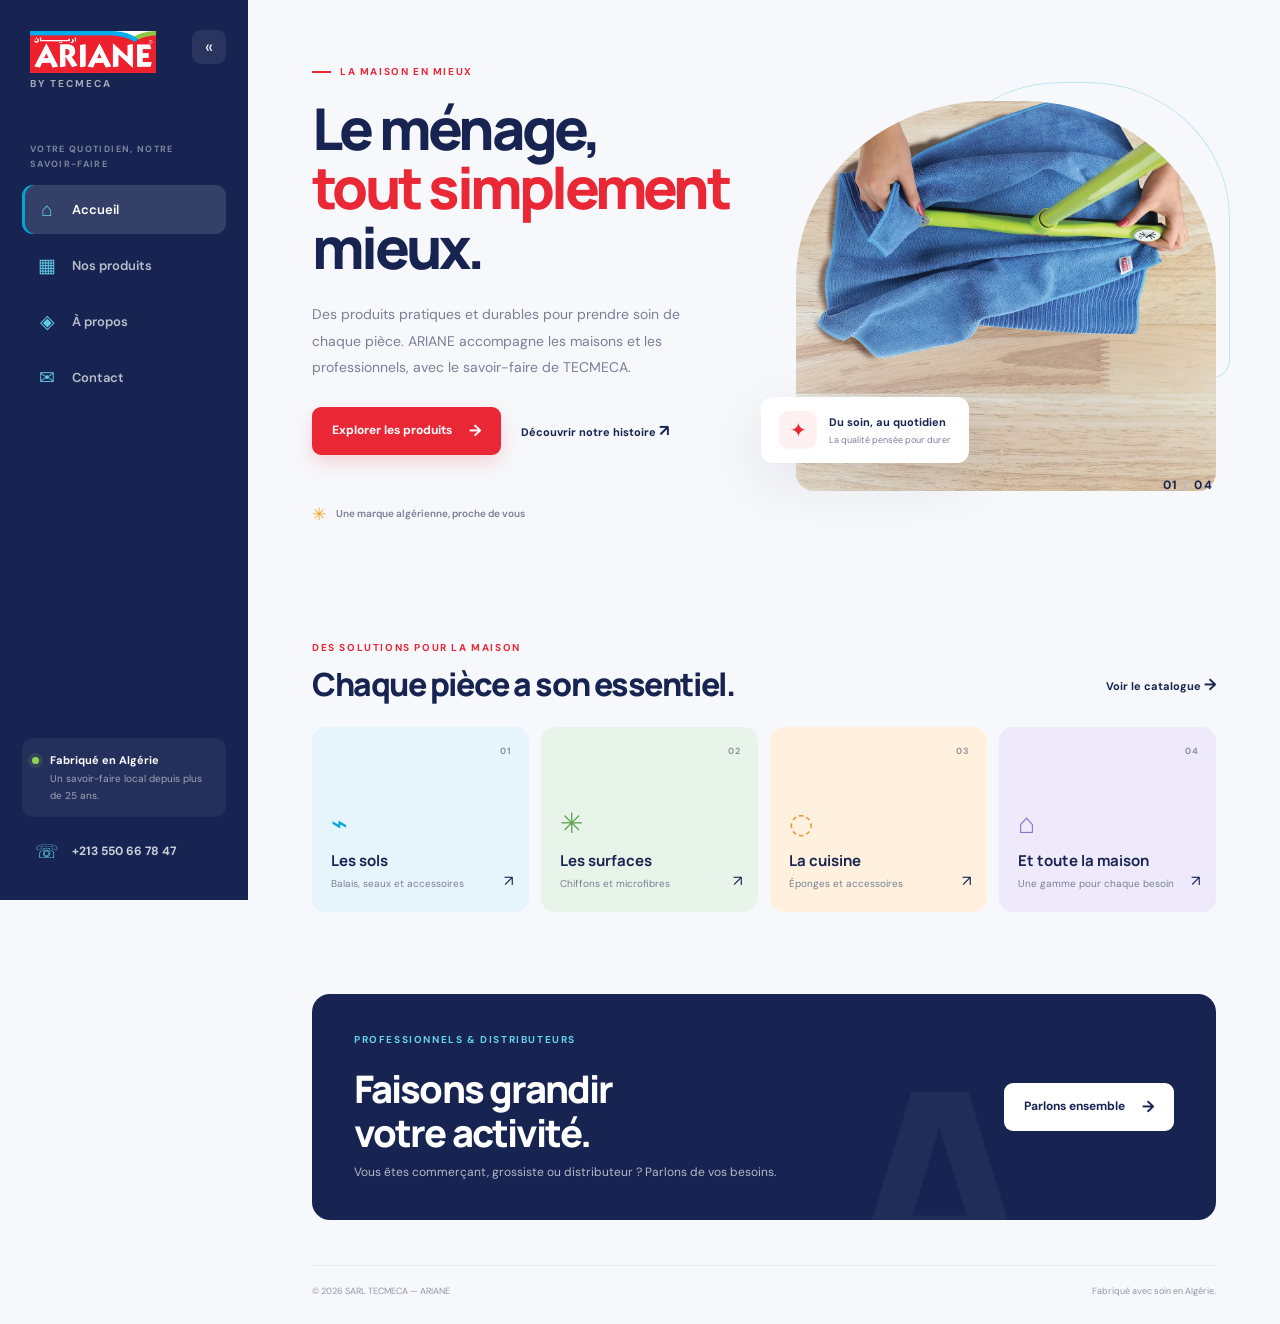
<file: index.html>
<!doctype html>
<html lang="fr">
<head>
  <meta charset="utf-8">
  <meta name="viewport" content="width=device-width, initial-scale=1">
  <meta name="description" content="Découvrez ARIANE, les produits d'entretien de TECMECA, conçus pour les maisons et les professionnels en Algérie.">
  <meta name="theme-color" content="#172451">
  <title>ARIANE — L'entretien, simplement | TECMECA</title>
  <link rel="icon" href="images/favicon-32.png">
  <link rel="stylesheet" href="styles.css">
  <script>try{if(localStorage.getItem('ariane-sidebar')==='collapsed')document.documentElement.classList.add('sidebar-collapsed')}catch(e){}</script>
  <script src="script.js" defer></script>
</head>
<body>
  <a class="skip-link" href="#main">Aller au contenu</a>
  <header class="mobile-bar">
    <a class="brand" href="index.html" aria-label="ARIANE, accueil"><img src="images/ariane-logo.png" alt="ARIANE"></a>
    <button class="menu-toggle" type="button" aria-expanded="false" aria-controls="sidebar" aria-label="Ouvrir le menu"><span></span><span></span><span></span></button>
  </header>
  <div class="page-shell">
    <aside class="sidebar" id="sidebar" aria-label="Navigation principale">
      <div class="sidebar-top">
        <a class="brand" href="index.html" aria-label="ARIANE, accueil"><img src="images/ariane-logo.png" alt="ARIANE"><span>by TECMECA</span></a>
        <button class="sidebar-toggle" type="button" aria-controls="sidebar" aria-expanded="true" aria-label="Réduire le menu"><span class="icon-collapse" aria-hidden="true">«</span><span class="icon-close" aria-hidden="true">×</span></button>
      </div>
      <p class="side-label">VOTRE QUOTIDIEN, NOTRE SAVOIR-FAIRE</p>
      <nav class="side-nav">
        <a href="index.html" data-label="Accueil" aria-current="page"><span class="nav-icon" aria-hidden="true">⌂</span><span class="nav-text">Accueil</span></a>
        <a href="products.html" data-label="Nos produits"><span class="nav-icon" aria-hidden="true">▦</span><span class="nav-text">Nos produits</span></a>
        <a href="about.html" data-label="À propos"><span class="nav-icon" aria-hidden="true">◈</span><span class="nav-text">À propos</span></a>
        <a href="contact.html" data-label="Contact"><span class="nav-icon" aria-hidden="true">✉</span><span class="nav-text">Contact</span></a>
      </nav>
      <div class="sidebar-bottom">
        <div class="sidebar-note"><span class="status-dot" aria-hidden="true"></span><p><strong>Fabriqué en Algérie</strong><br>Un savoir-faire local depuis plus de 25 ans.</p></div>
        <a class="sidebar-phone" href="tel:+213550667847" data-label="+213 550 66 78 47"><span class="nav-icon" aria-hidden="true">☏</span><span class="nav-text" dir="ltr">+213 550 66 78 47</span></a>
      </div>
    </aside>
    <div class="sidebar-backdrop" aria-hidden="true"></div>
    <main class="main-content" id="main">
      <section class="hero">
        <div class="hero-copy">
          <p class="eyebrow"><span class="eyebrow-mark"></span> La maison en mieux</p>
          <h1>Le ménage,<br><em>tout simplement</em> mieux.</h1>
          <p class="hero-lead">Des produits pratiques et durables pour prendre soin de chaque pièce. ARIANE accompagne les maisons et les professionnels, avec le savoir-faire de TECMECA.</p>
          <div class="hero-actions">
            <a class="button button-primary" href="products.html">Explorer les produits <span aria-hidden="true">→</span></a>
            <a class="text-link" href="about.html">Découvrir notre histoire <span aria-hidden="true">↗</span></a>
          </div>
          <div class="hero-proof"><span class="proof-stars" aria-hidden="true">✳</span><span>Une marque algérienne, proche de vous</span></div>
        </div>
        <div class="hero-visual">
          <img class="hero-photo" src="images/cat-sols-1200.webp" alt="Sélection de produits de nettoyage pour les sols" fetchpriority="high">
          <div class="hero-tag"><span class="tag-icon" aria-hidden="true">✦</span><span><strong>Du soin, au quotidien</strong><small>La qualité pensée pour durer</small></span></div>
          <div class="hero-index">01 <span>/</span> 04</div>
        </div>
      </section>

      <section class="section-block" aria-labelledby="univers-title">
        <div class="section-heading">
          <div><p class="eyebrow">Des solutions pour la maison</p><h2 id="univers-title">Chaque pièce a son essentiel.</h2></div>
          <a class="text-link" href="products.html">Voir le catalogue <span aria-hidden="true">→</span></a>
        </div>
        <div class="category-grid">
          <a class="category-card category-floor" href="products.html?category=sols"><span class="category-number">01</span><span class="category-symbol" aria-hidden="true">⌁</span><strong>Les sols</strong><small>Balais, seaux et accessoires</small><span class="category-arrow" aria-hidden="true">↗</span></a>
          <a class="category-card category-surface" href="products.html?category=surfaces"><span class="category-number">02</span><span class="category-symbol" aria-hidden="true">✳</span><strong>Les surfaces</strong><small>Chiffons et microfibres</small><span class="category-arrow" aria-hidden="true">↗</span></a>
          <a class="category-card category-kitchen" href="products.html?category=cuisine"><span class="category-number">03</span><span class="category-symbol" aria-hidden="true">◌</span><strong>La cuisine</strong><small>Éponges et accessoires</small><span class="category-arrow" aria-hidden="true">↗</span></a>
          <a class="category-card category-home" href="products.html"><span class="category-number">04</span><span class="category-symbol" aria-hidden="true">⌂</span><strong>Et toute la maison</strong><small>Une gamme pour chaque besoin</small><span class="category-arrow" aria-hidden="true">↗</span></a>
        </div>
      </section>

      <section class="home-banner">
        <div><p class="eyebrow eyebrow-light">Professionnels & distributeurs</p><h2>Faisons grandir<br>votre activité.</h2><p>Vous êtes commerçant, grossiste ou distributeur ? Parlons de vos besoins.</p></div>
        <a class="button button-light" href="contact.html">Parlons ensemble <span aria-hidden="true">→</span></a>
        <span class="banner-decoration" aria-hidden="true">A</span>
      </section>
      <footer class="site-footer"><span>© <span data-year></span> SARL TECMECA — ARIANE</span><span>Fabriqué avec soin en Algérie.</span></footer>
    </main>
  </div>
</body>
</html>
</file>
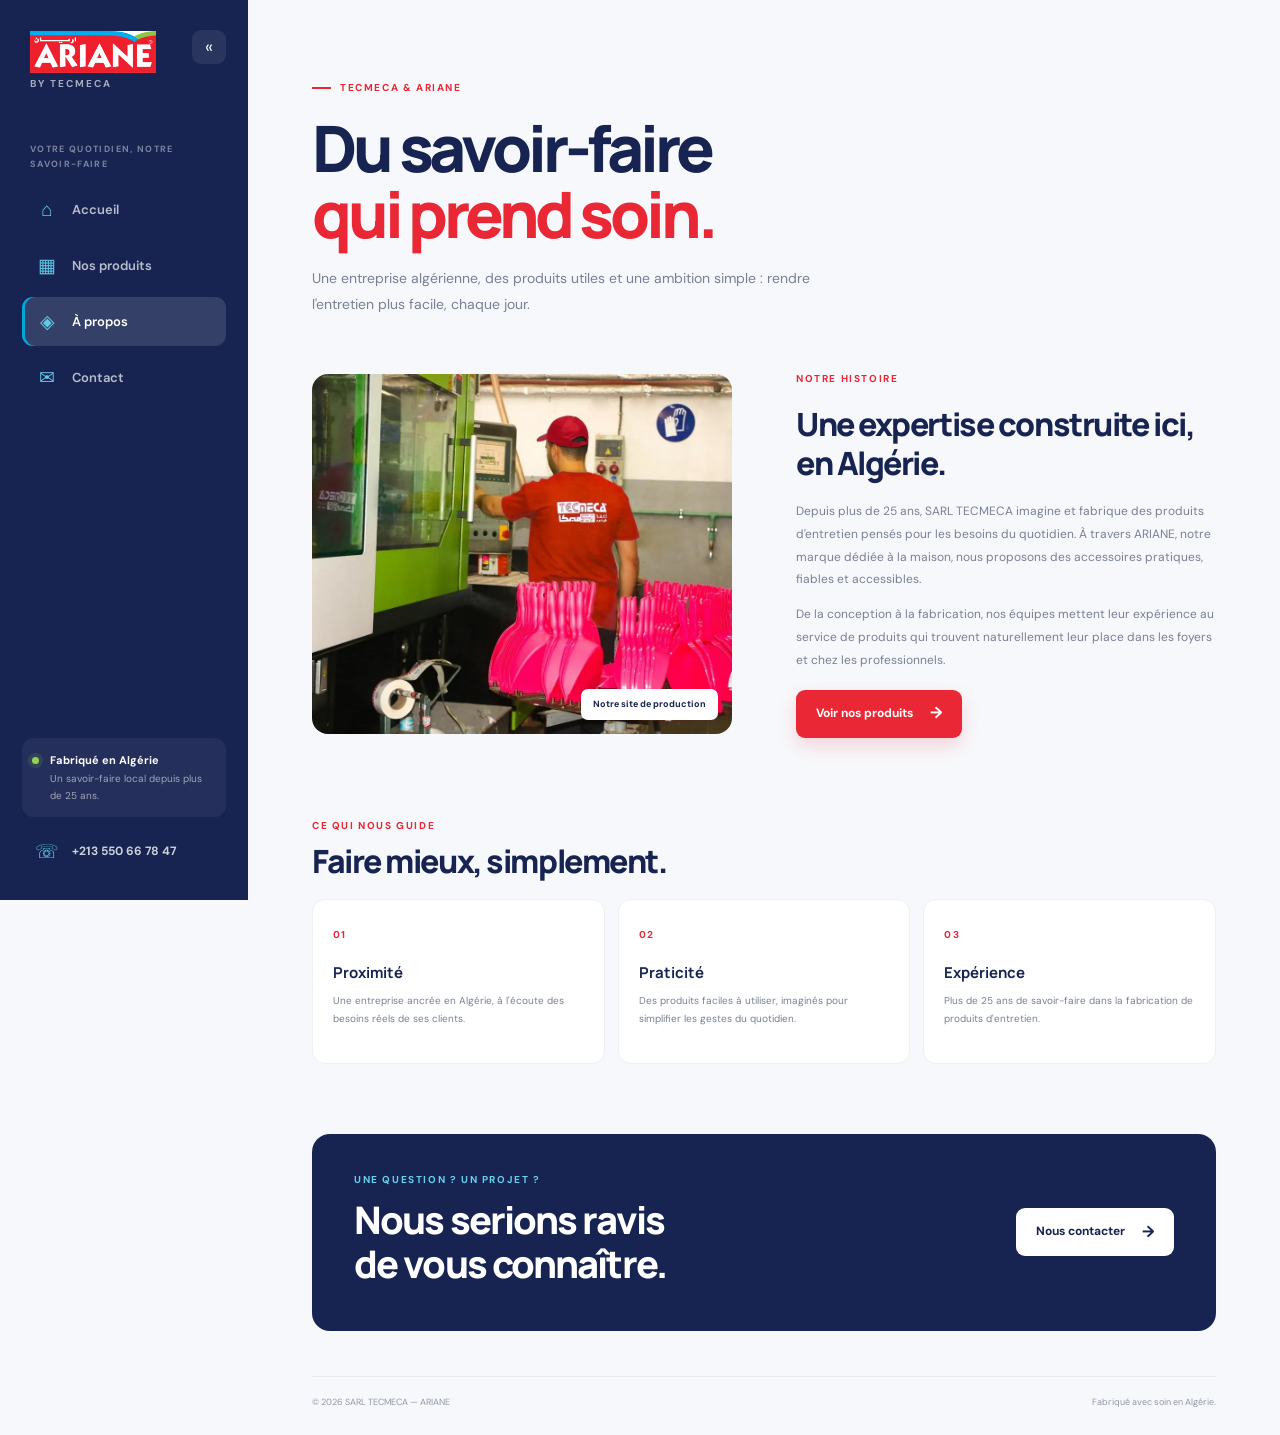
<file: about.html>
<!doctype html>
<html lang="fr">
<head>
  <meta charset="utf-8">
  <meta name="viewport" content="width=device-width, initial-scale=1">
  <meta name="description" content="Découvrez TECMECA et ARIANE : une entreprise algérienne et un savoir-faire dédié aux produits d'entretien depuis plus de 25 ans.">
  <meta name="theme-color" content="#172451">
  <title>À propos — ARIANE | TECMECA</title>
  <link rel="icon" href="images/favicon-32.png">
  <link rel="stylesheet" href="styles.css">
  <script>try{if(localStorage.getItem('ariane-sidebar')==='collapsed')document.documentElement.classList.add('sidebar-collapsed')}catch(e){}</script>
  <script src="script.js" defer></script>
</head>
<body>
  <a class="skip-link" href="#main">Aller au contenu</a>
  <header class="mobile-bar">
    <a class="brand" href="index.html" aria-label="ARIANE, accueil"><img src="images/ariane-logo.png" alt="ARIANE"></a>
    <button class="menu-toggle" type="button" aria-expanded="false" aria-controls="sidebar" aria-label="Ouvrir le menu"><span></span><span></span><span></span></button>
  </header>
  <div class="page-shell">
    <aside class="sidebar" id="sidebar" aria-label="Navigation principale">
      <div class="sidebar-top">
        <a class="brand" href="index.html" aria-label="ARIANE, accueil"><img src="images/ariane-logo.png" alt="ARIANE"><span>by TECMECA</span></a>
        <button class="sidebar-toggle" type="button" aria-controls="sidebar" aria-expanded="true" aria-label="Réduire le menu"><span class="icon-collapse" aria-hidden="true">«</span><span class="icon-close" aria-hidden="true">×</span></button>
      </div>
      <p class="side-label">VOTRE QUOTIDIEN, NOTRE SAVOIR-FAIRE</p>
      <nav class="side-nav">
        <a href="index.html" data-label="Accueil"><span class="nav-icon" aria-hidden="true">⌂</span><span class="nav-text">Accueil</span></a>
        <a href="products.html" data-label="Nos produits"><span class="nav-icon" aria-hidden="true">▦</span><span class="nav-text">Nos produits</span></a>
        <a href="about.html" data-label="À propos" aria-current="page"><span class="nav-icon" aria-hidden="true">◈</span><span class="nav-text">À propos</span></a>
        <a href="contact.html" data-label="Contact"><span class="nav-icon" aria-hidden="true">✉</span><span class="nav-text">Contact</span></a>
      </nav>
      <div class="sidebar-bottom">
        <div class="sidebar-note"><span class="status-dot" aria-hidden="true"></span><p><strong>Fabriqué en Algérie</strong><br>Un savoir-faire local depuis plus de 25 ans.</p></div>
        <a class="sidebar-phone" href="tel:+213550667847" data-label="+213 550 66 78 47"><span class="nav-icon" aria-hidden="true">☏</span><span class="nav-text" dir="ltr">+213 550 66 78 47</span></a>
      </div>
    </aside>
    <div class="sidebar-backdrop" aria-hidden="true"></div>
    <main class="main-content" id="main">
      <section class="page-intro">
        <p class="eyebrow"><span class="eyebrow-mark"></span> TECMECA & ARIANE</p>
        <h1>Du savoir-faire<br><em>qui prend soin.</em></h1>
        <p>Une entreprise algérienne, des produits utiles et une ambition simple : rendre l'entretien plus facile, chaque jour.</p>
      </section>
      <section class="about-story">
        <div class="story-image"><img src="images/factory-injection-1200.webp" alt="Équipements de production dans l'usine TECMECA" loading="lazy"><span class="image-caption">Notre site de production</span></div>
        <div class="story-copy">
          <p class="eyebrow">Notre histoire</p>
          <h2>Une expertise construite ici, en Algérie.</h2>
          <p>Depuis plus de 25 ans, SARL TECMECA imagine et fabrique des produits d'entretien pensés pour les besoins du quotidien. À travers ARIANE, notre marque dédiée à la maison, nous proposons des accessoires pratiques, fiables et accessibles.</p>
          <p>De la conception à la fabrication, nos équipes mettent leur expérience au service de produits qui trouvent naturellement leur place dans les foyers et chez les professionnels.</p>
          <a class="button button-primary" href="products.html">Voir nos produits <span aria-hidden="true">→</span></a>
        </div>
      </section>
      <section class="values-section">
        <div class="section-heading"><div><p class="eyebrow">Ce qui nous guide</p><h2>Faire mieux, simplement.</h2></div></div>
        <div class="value-grid">
          <article class="value-card"><span>01</span><h3>Proximité</h3><p>Une entreprise ancrée en Algérie, à l'écoute des besoins réels de ses clients.</p></article>
          <article class="value-card"><span>02</span><h3>Praticité</h3><p>Des produits faciles à utiliser, imaginés pour simplifier les gestes du quotidien.</p></article>
          <article class="value-card"><span>03</span><h3>Expérience</h3><p>Plus de 25 ans de savoir-faire dans la fabrication de produits d'entretien.</p></article>
        </div>
      </section>
      <section class="about-cta"><div><p class="eyebrow eyebrow-light">Une question ? Un projet ?</p><h2>Nous serions ravis<br>de vous connaître.</h2></div><a class="button button-light" href="contact.html">Nous contacter <span aria-hidden="true">→</span></a></section>
      <footer class="site-footer"><span>© <span data-year></span> SARL TECMECA — ARIANE</span><span>Fabriqué avec soin en Algérie.</span></footer>
    </main>
  </div>
</body>
</html>
</file>
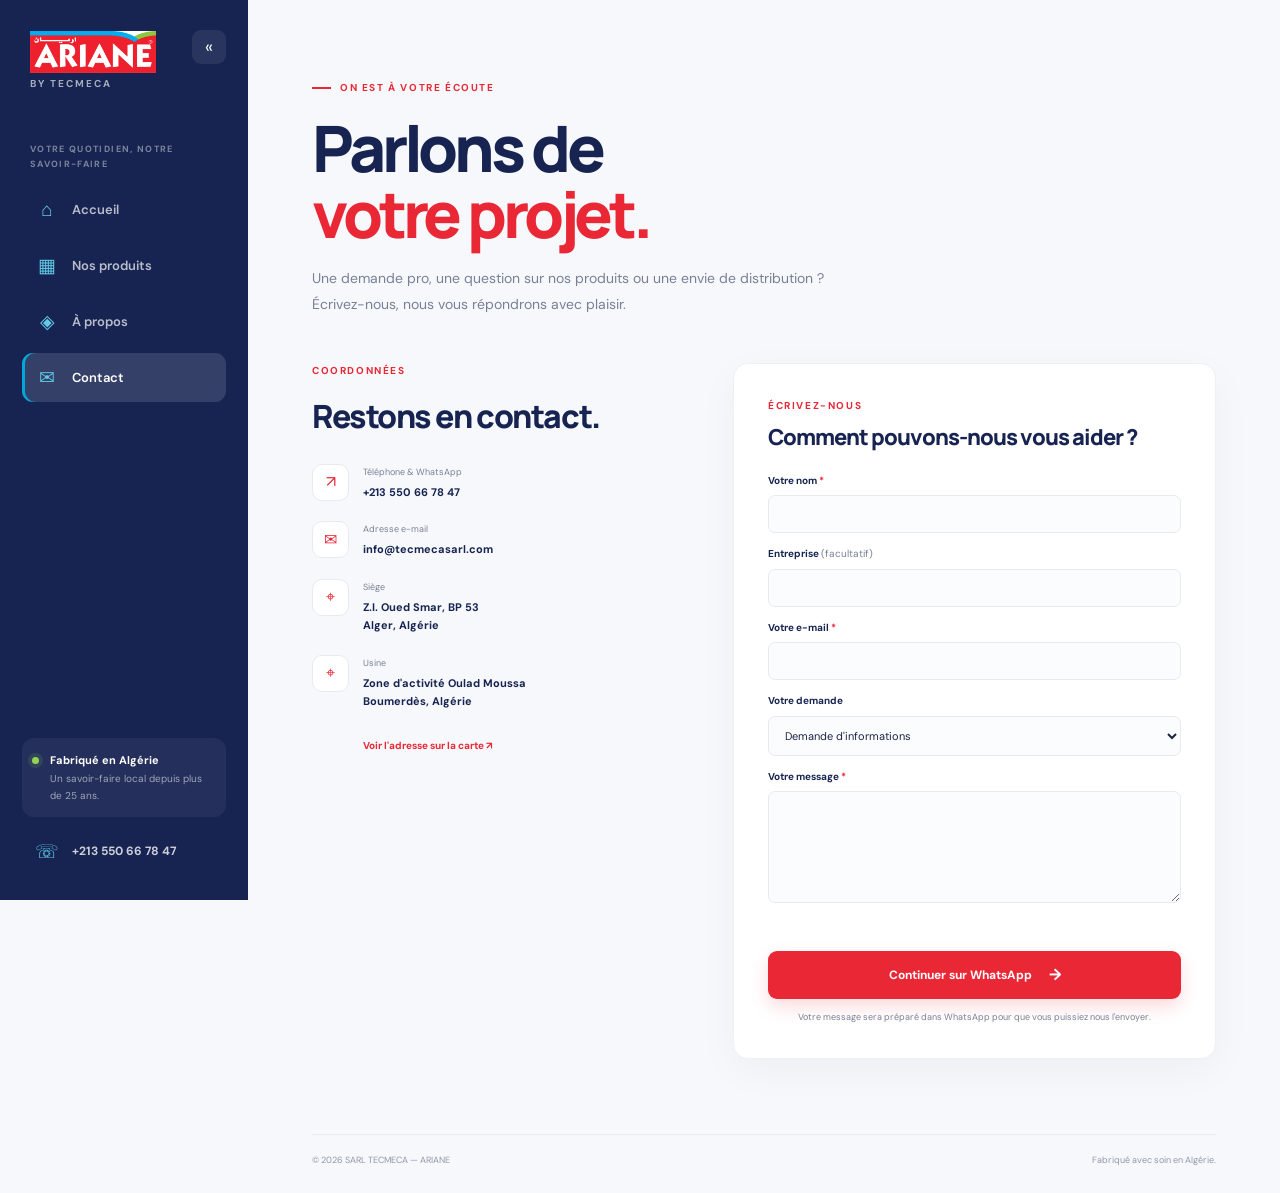
<file: contact.html>
<!doctype html>
<html lang="fr">
<head>
  <meta charset="utf-8">
  <meta name="viewport" content="width=device-width, initial-scale=1">
  <meta name="description" content="Contactez TECMECA et ARIANE pour une demande professionnelle, une question sur nos produits ou une demande de distribution.">
  <meta name="theme-color" content="#172451">
  <title>Contact — ARIANE | TECMECA</title>
  <link rel="icon" href="images/favicon-32.png">
  <link rel="stylesheet" href="styles.css">
  <script>try{if(localStorage.getItem('ariane-sidebar')==='collapsed')document.documentElement.classList.add('sidebar-collapsed')}catch(e){}</script>
  <script src="script.js" defer></script>
</head>
<body>
  <a class="skip-link" href="#main">Aller au contenu</a>
  <header class="mobile-bar">
    <a class="brand" href="index.html" aria-label="ARIANE, accueil"><img src="images/ariane-logo.png" alt="ARIANE"></a>
    <button class="menu-toggle" type="button" aria-expanded="false" aria-controls="sidebar" aria-label="Ouvrir le menu"><span></span><span></span><span></span></button>
  </header>
  <div class="page-shell">
    <aside class="sidebar" id="sidebar" aria-label="Navigation principale">
      <div class="sidebar-top">
        <a class="brand" href="index.html" aria-label="ARIANE, accueil"><img src="images/ariane-logo.png" alt="ARIANE"><span>by TECMECA</span></a>
        <button class="sidebar-toggle" type="button" aria-controls="sidebar" aria-expanded="true" aria-label="Réduire le menu"><span class="icon-collapse" aria-hidden="true">«</span><span class="icon-close" aria-hidden="true">×</span></button>
      </div>
      <p class="side-label">VOTRE QUOTIDIEN, NOTRE SAVOIR-FAIRE</p>
      <nav class="side-nav">
        <a href="index.html" data-label="Accueil"><span class="nav-icon" aria-hidden="true">⌂</span><span class="nav-text">Accueil</span></a>
        <a href="products.html" data-label="Nos produits"><span class="nav-icon" aria-hidden="true">▦</span><span class="nav-text">Nos produits</span></a>
        <a href="about.html" data-label="À propos"><span class="nav-icon" aria-hidden="true">◈</span><span class="nav-text">À propos</span></a>
        <a href="contact.html" data-label="Contact" aria-current="page"><span class="nav-icon" aria-hidden="true">✉</span><span class="nav-text">Contact</span></a>
      </nav>
      <div class="sidebar-bottom">
        <div class="sidebar-note"><span class="status-dot" aria-hidden="true"></span><p><strong>Fabriqué en Algérie</strong><br>Un savoir-faire local depuis plus de 25 ans.</p></div>
        <a class="sidebar-phone" href="tel:+213550667847" data-label="+213 550 66 78 47"><span class="nav-icon" aria-hidden="true">☏</span><span class="nav-text" dir="ltr">+213 550 66 78 47</span></a>
      </div>
    </aside>
    <div class="sidebar-backdrop" aria-hidden="true"></div>
    <main class="main-content" id="main">
      <section class="page-intro">
        <p class="eyebrow"><span class="eyebrow-mark"></span> On est à votre écoute</p>
        <h1>Parlons de<br><em>votre projet.</em></h1>
        <p>Une demande pro, une question sur nos produits ou une envie de distribution ? Écrivez-nous, nous vous répondrons avec plaisir.</p>
      </section>
      <section class="contact-layout">
        <div class="contact-details">
          <p class="eyebrow">Coordonnées</p>
          <h2>Restons en contact.</h2>
          <a class="contact-item" href="tel:+213550667847"><span class="contact-icon" aria-hidden="true">↗</span><span><small>Téléphone & WhatsApp</small><strong dir="ltr">+213 550 66 78 47</strong></span></a>
          <a class="contact-item" href="mailto:info@tecmecasarl.com"><span class="contact-icon" aria-hidden="true">✉</span><span><small>Adresse e-mail</small><strong>info@tecmecasarl.com</strong></span></a>
          <div class="contact-item"><span class="contact-icon" aria-hidden="true">⌖</span><span><small>Siège</small><strong>Z.I. Oued Smar, BP 53<br>Alger, Algérie</strong></span></div>
          <div class="contact-item"><span class="contact-icon" aria-hidden="true">⌖</span><span><small>Usine</small><strong>Zone d'activité Oulad Moussa<br>Boumerdès, Algérie</strong></span></div>
          <a class="map-link" href="https://www.google.com/maps/search/?api=1&amp;query=Tecmeca+Sarl+-+Ariane+Oued+Smar" target="_blank" rel="noopener noreferrer">Voir l'adresse sur la carte <span aria-hidden="true">↗</span></a>
        </div>
        <form class="contact-form" id="contact-form" data-contact-form>
          <p class="eyebrow">Écrivez-nous</p>
          <h2>Comment pouvons-nous vous aider ?</h2>
          <label for="contact-name">Votre nom <span aria-hidden="true">*</span></label>
          <input id="contact-name" name="name" autocomplete="name" required>
          <label for="contact-company">Entreprise <span class="optional">(facultatif)</span></label>
          <input id="contact-company" name="company" autocomplete="organization">
          <label for="contact-email">Votre e-mail <span aria-hidden="true">*</span></label>
          <input id="contact-email" name="email" type="email" autocomplete="email" required>
          <label for="contact-topic">Votre demande</label>
          <select id="contact-topic" name="topic"><option>Demande d'informations</option><option>Demande professionnelle</option><option>Devenir distributeur</option><option>Question sur un produit</option><option>Autre</option></select>
          <label for="contact-message">Votre message <span aria-hidden="true">*</span></label>
          <textarea id="contact-message" name="message" rows="5" required></textarea>
          <p class="form-status" id="form-status" role="status" aria-live="polite"></p>
          <button class="button button-primary" type="submit">Continuer sur WhatsApp <span aria-hidden="true">→</span></button>
          <p class="form-note">Votre message sera préparé dans WhatsApp pour que vous puissiez nous l'envoyer.</p>
        </form>
      </section>
      <footer class="site-footer"><span>© <span data-year></span> SARL TECMECA — ARIANE</span><span>Fabriqué avec soin en Algérie.</span></footer>
    </main>
  </div>
</body>
</html>
</file>
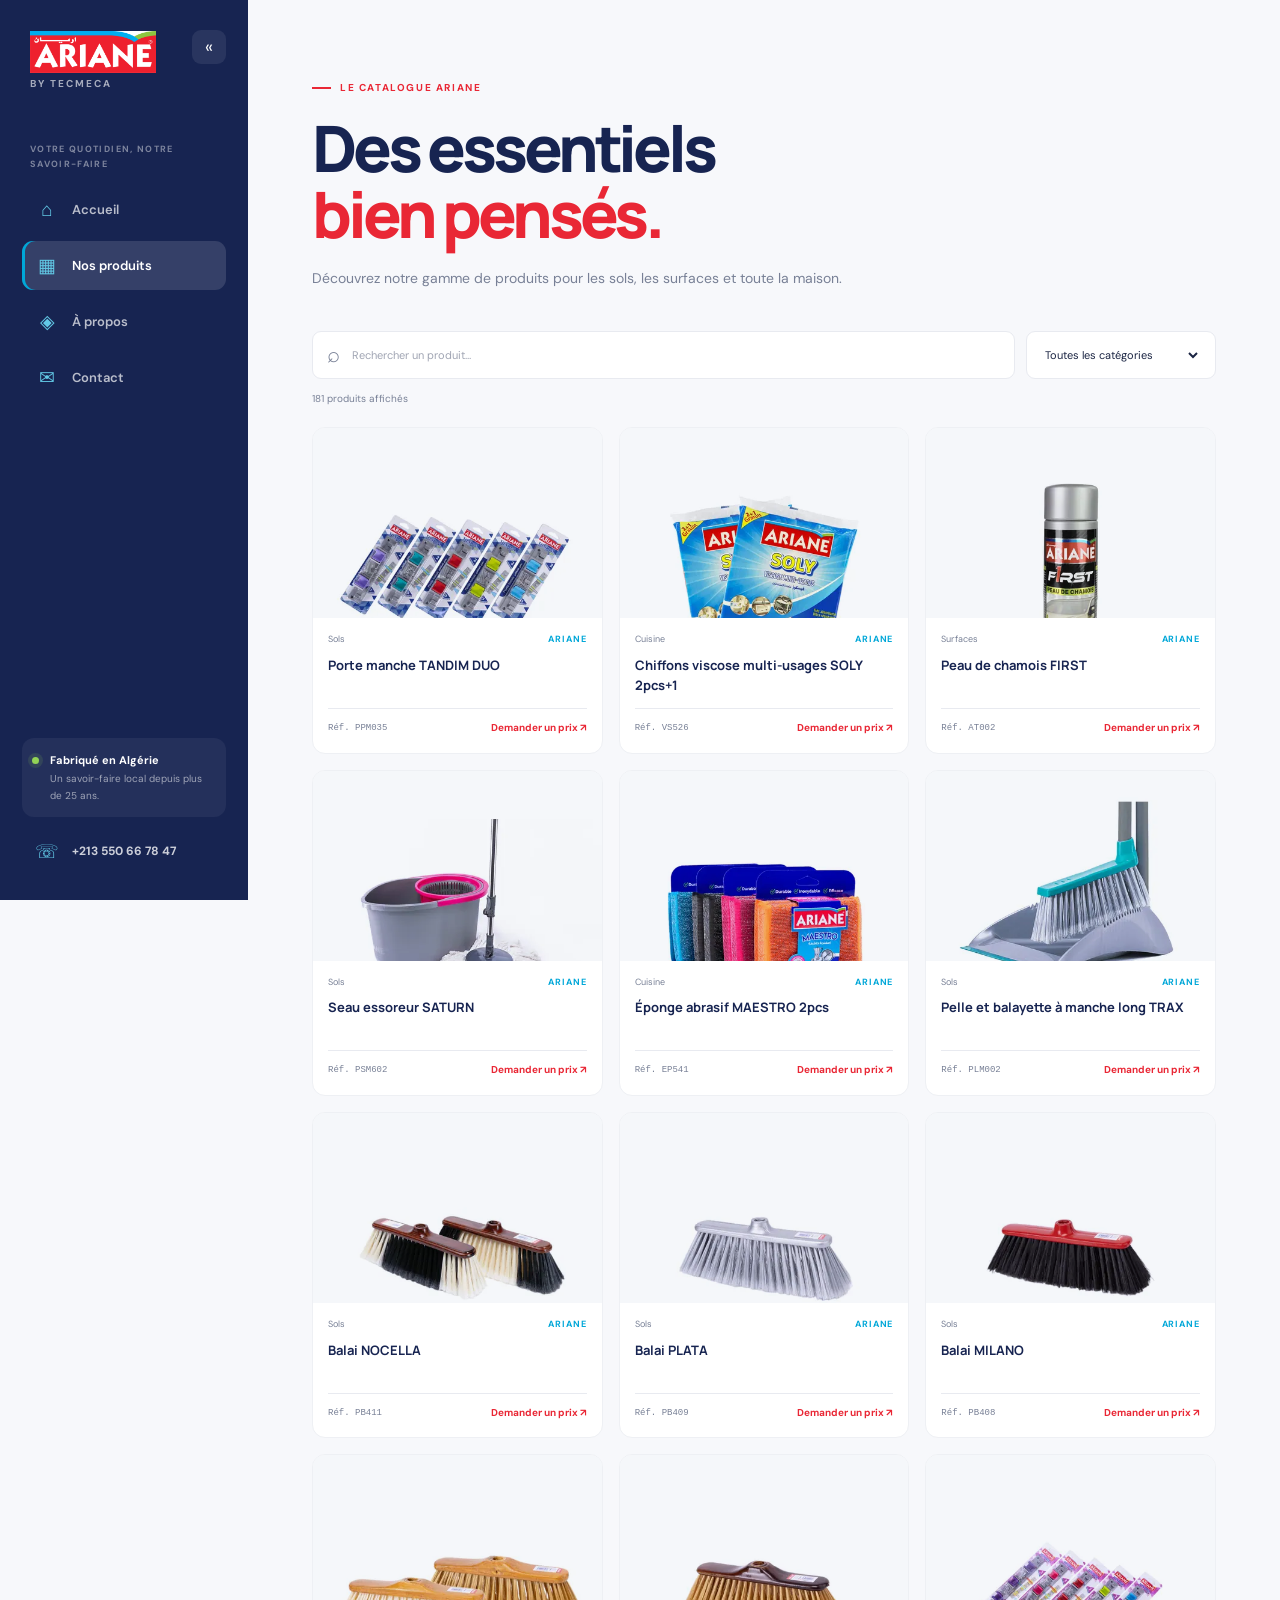
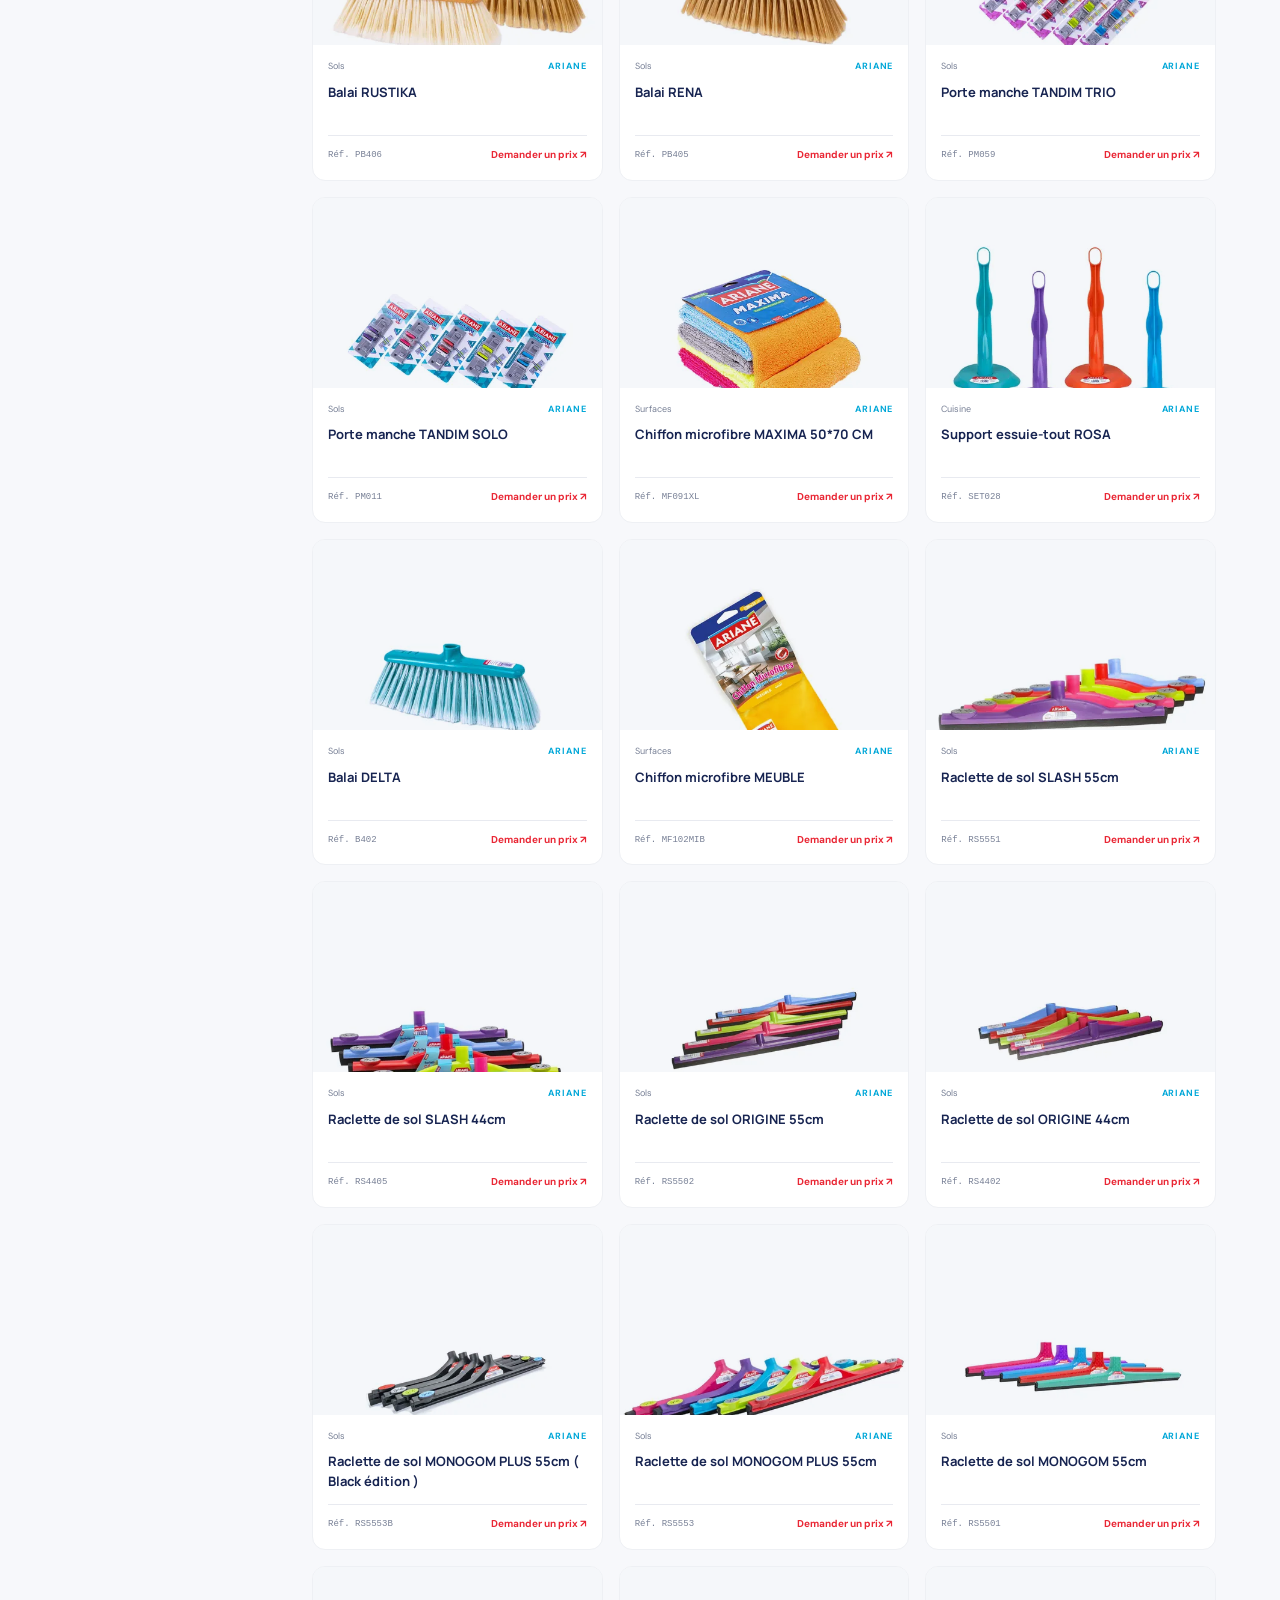
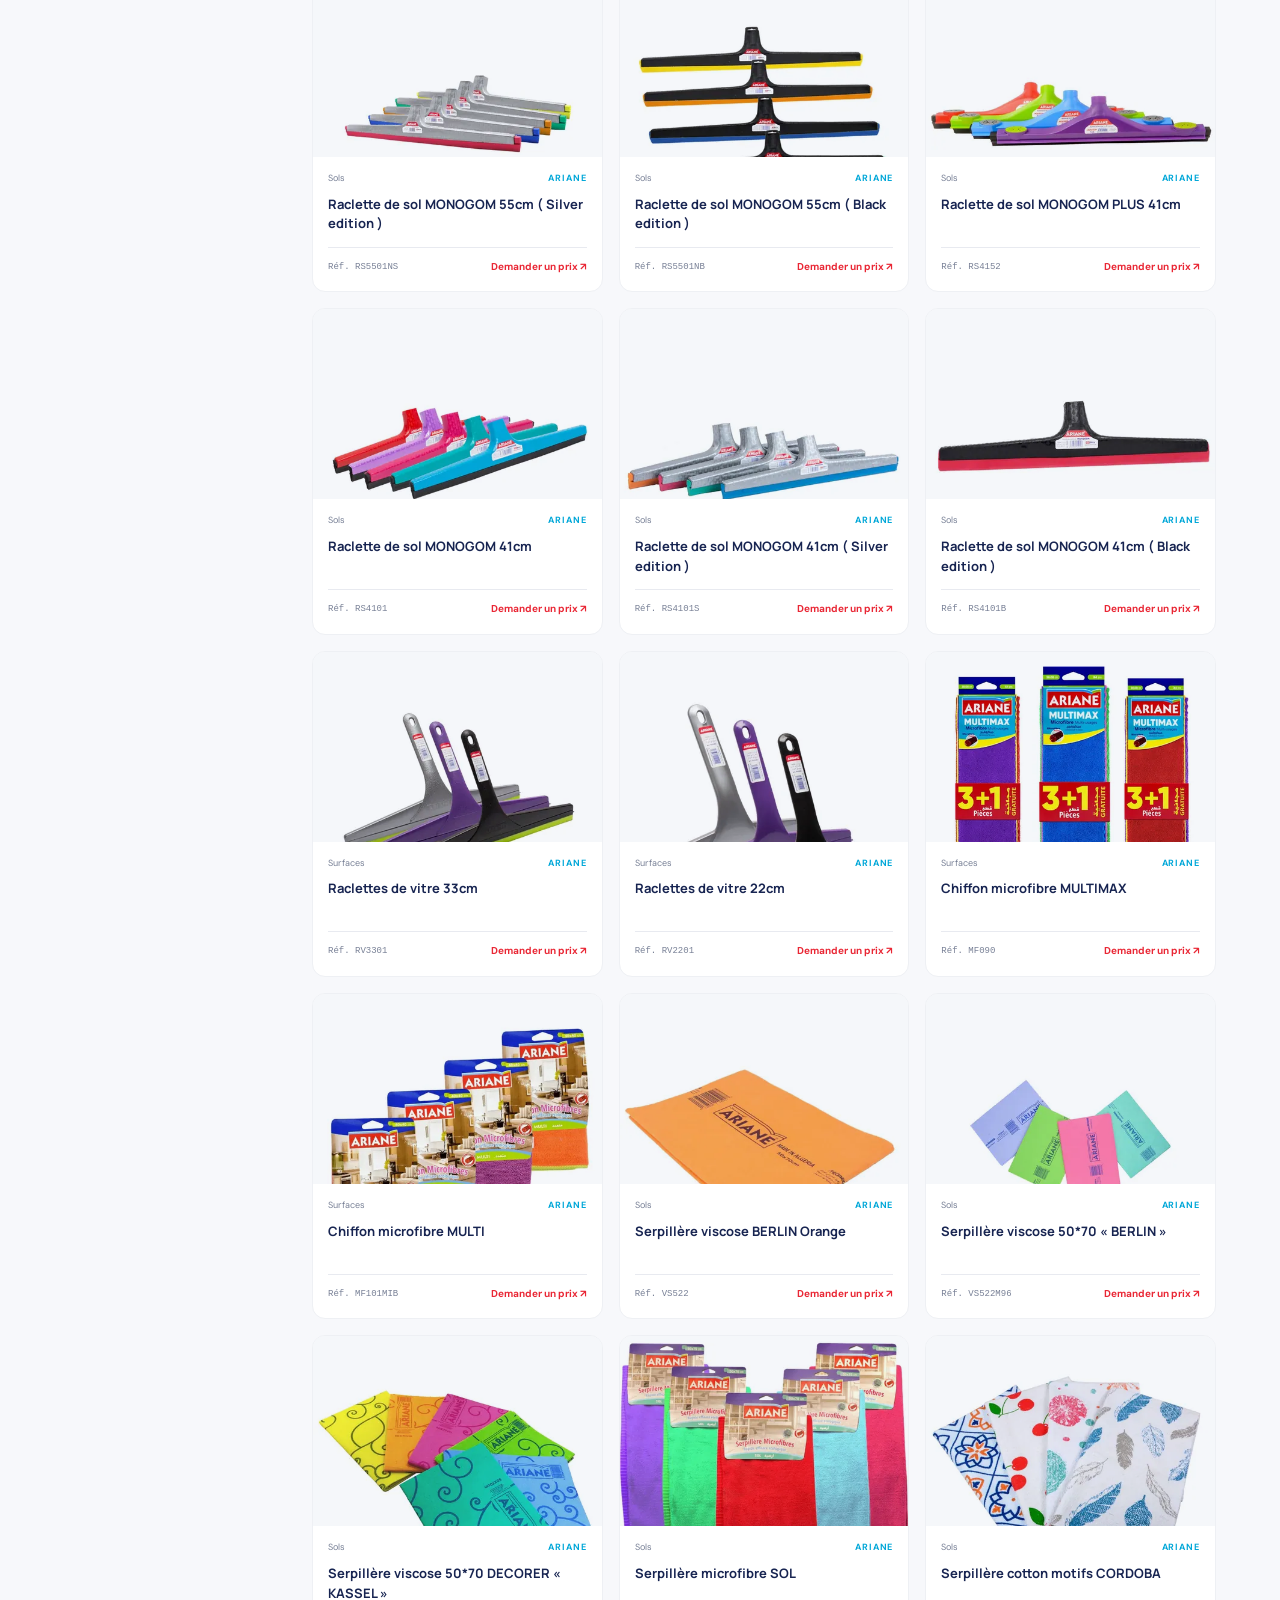
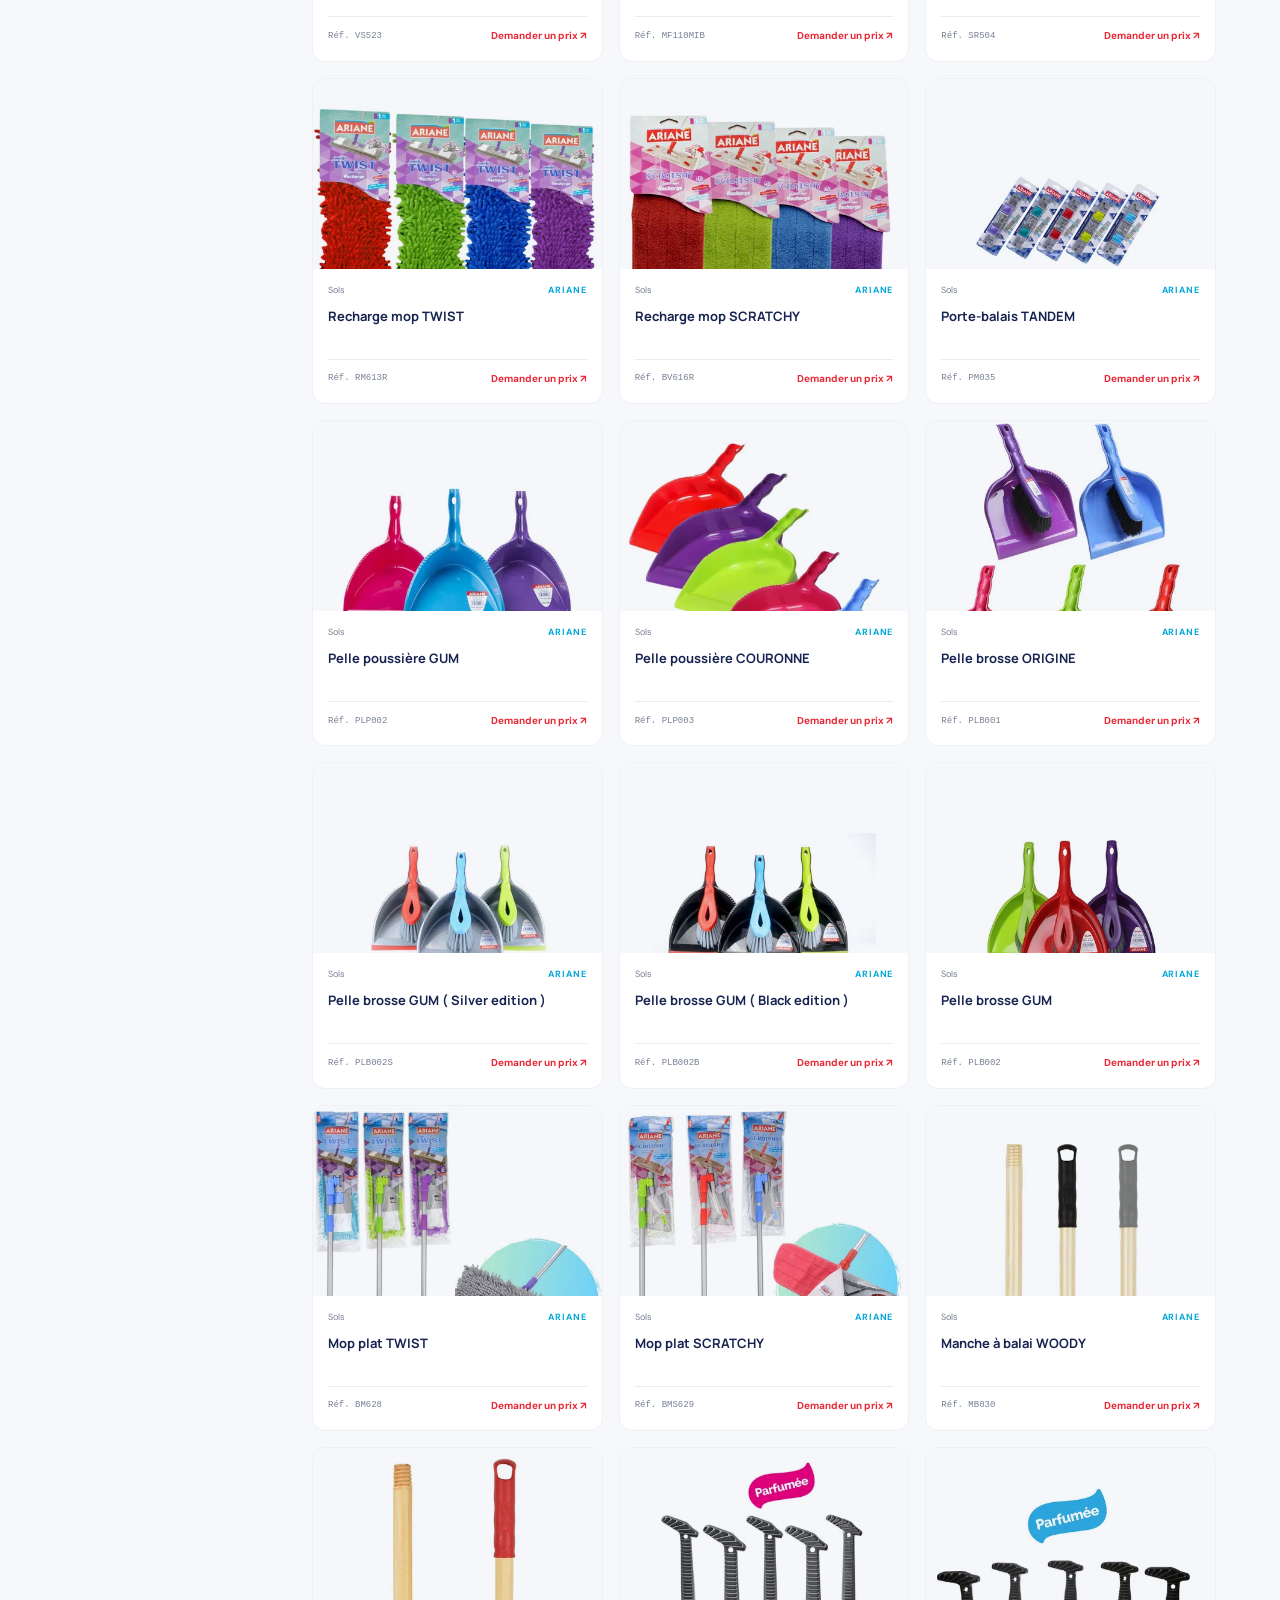
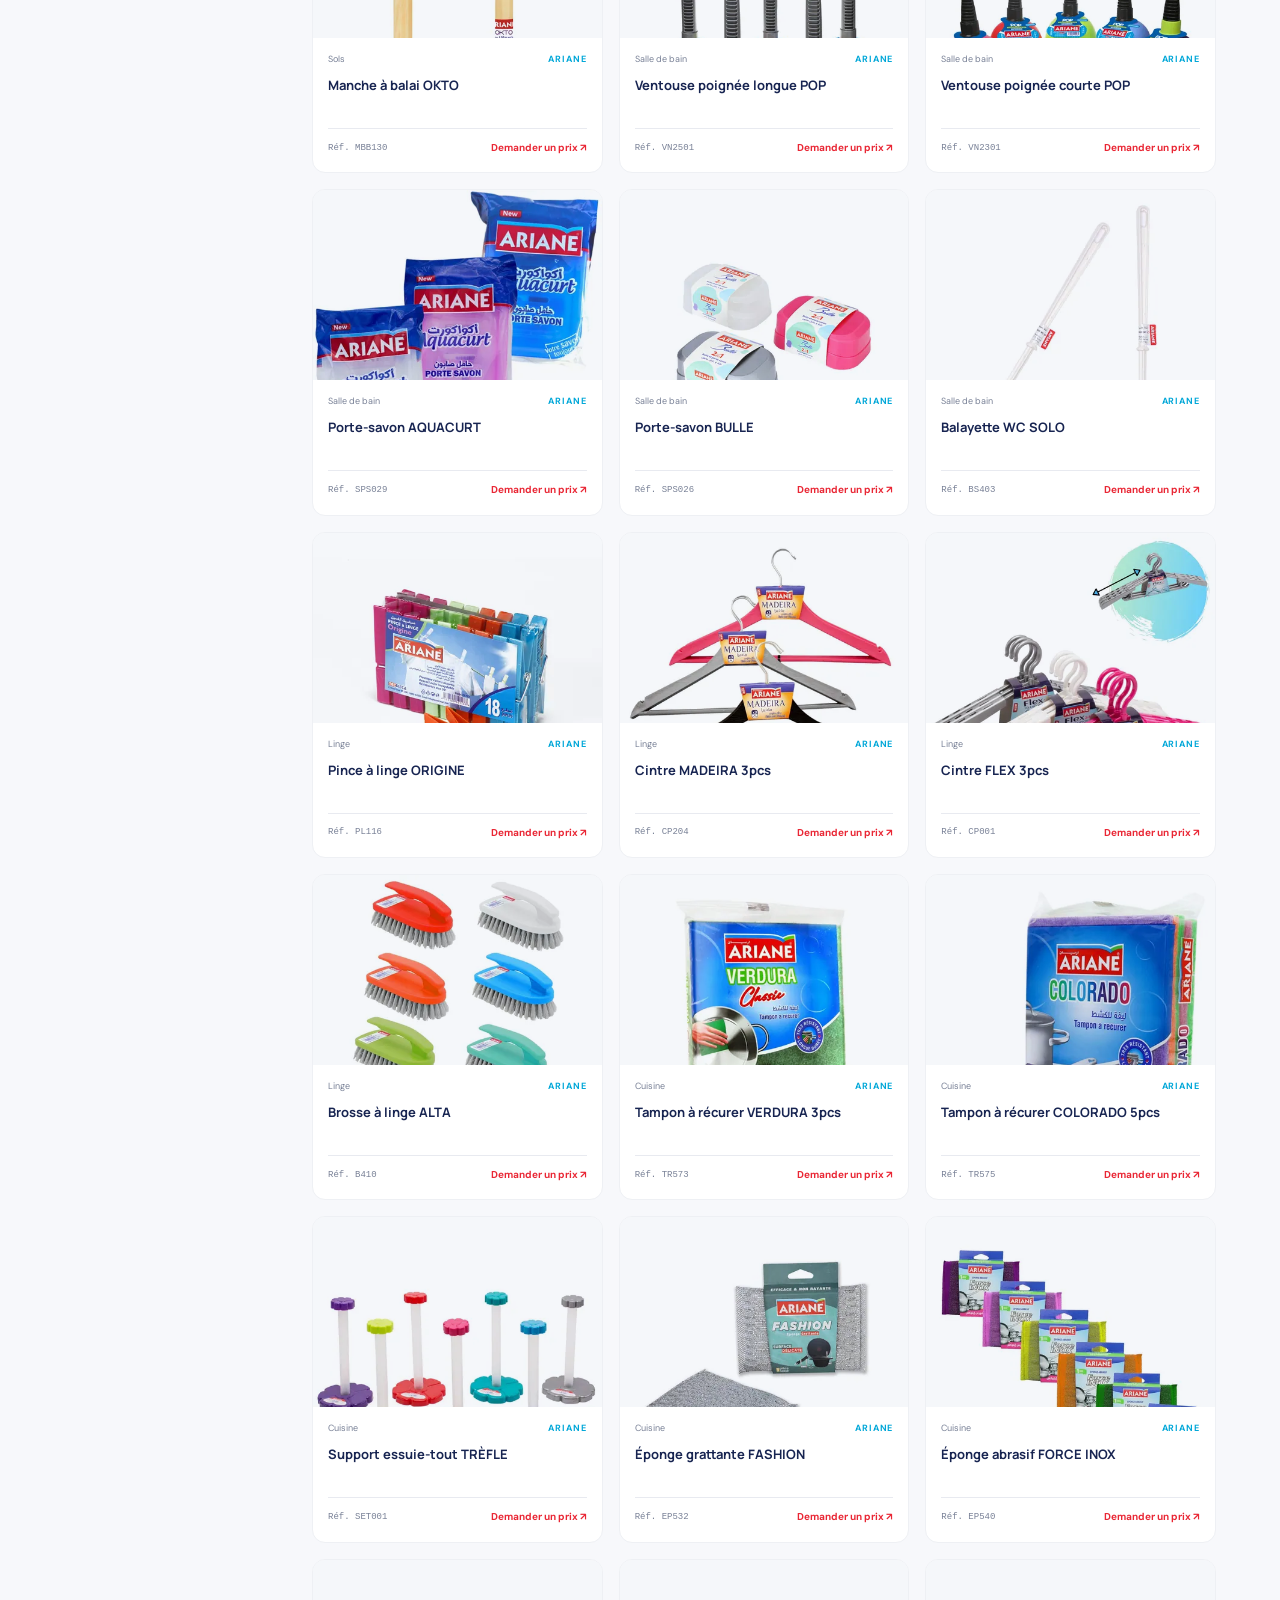
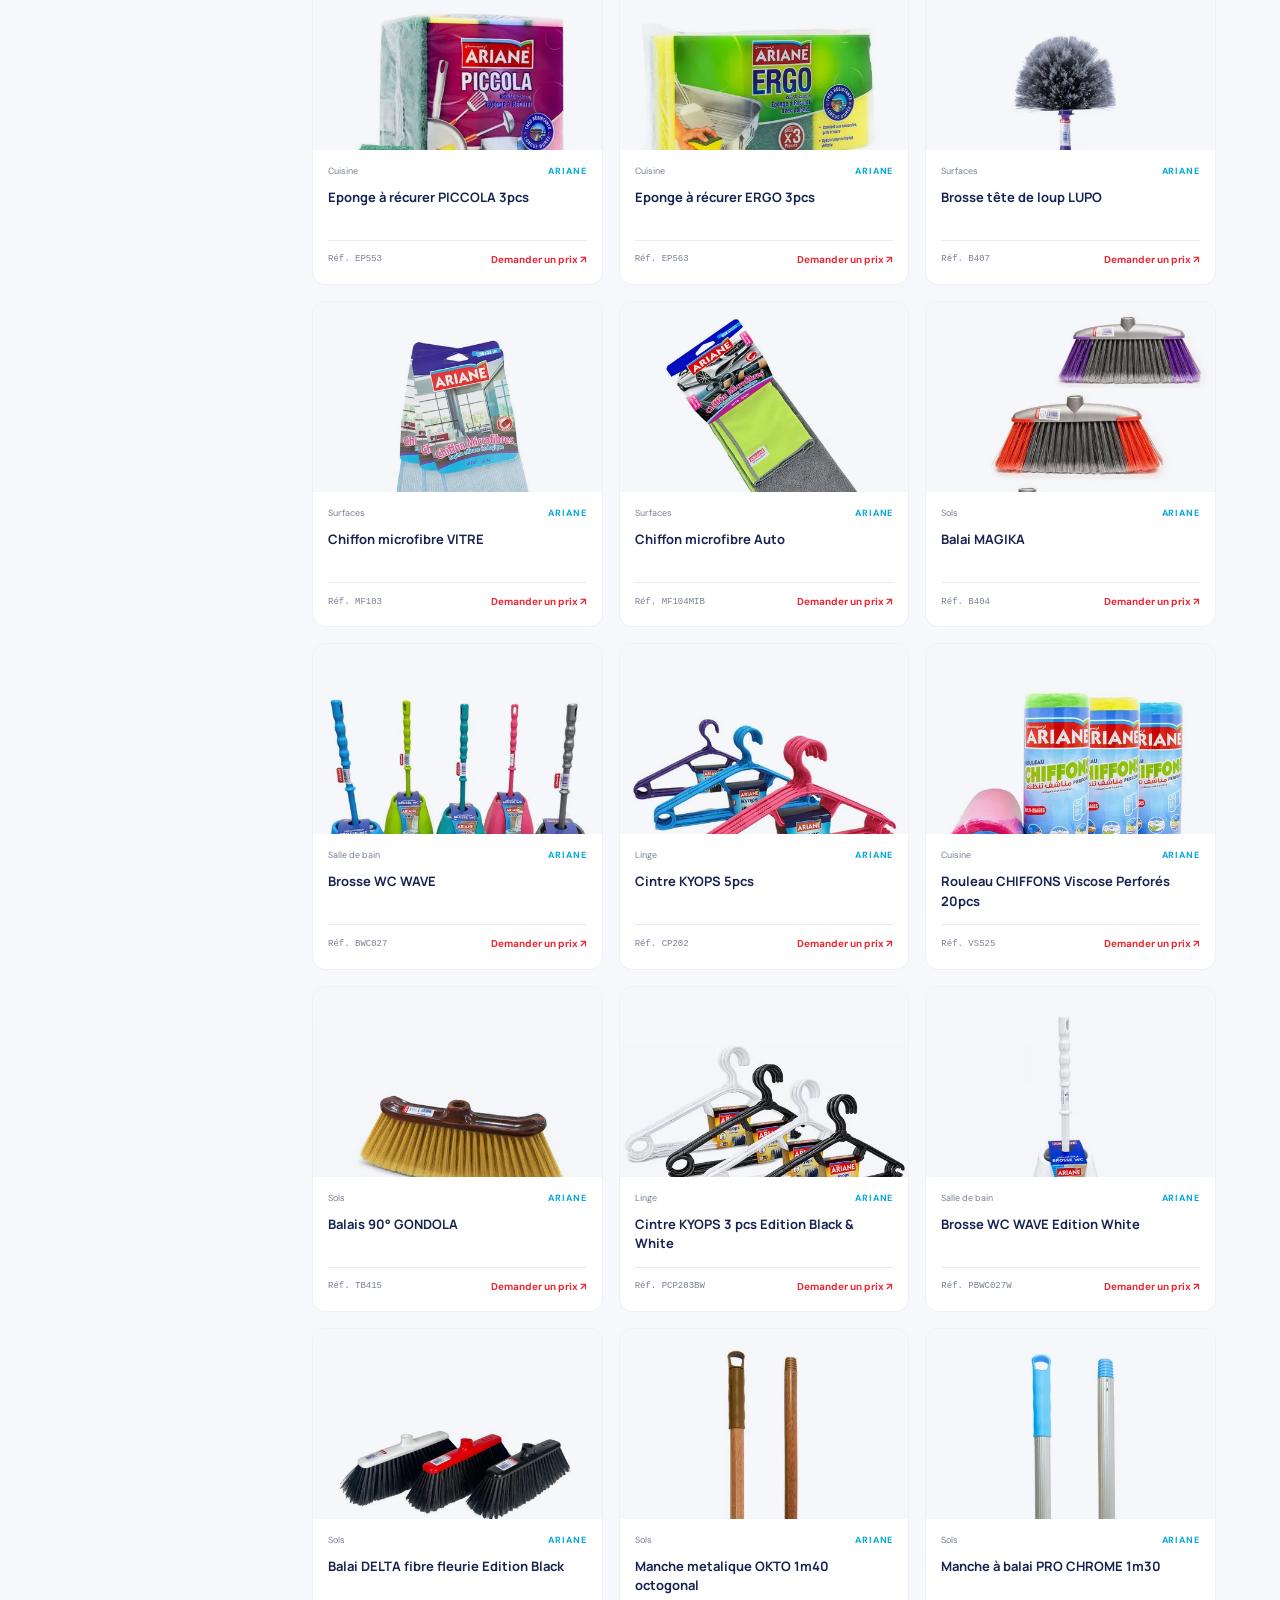
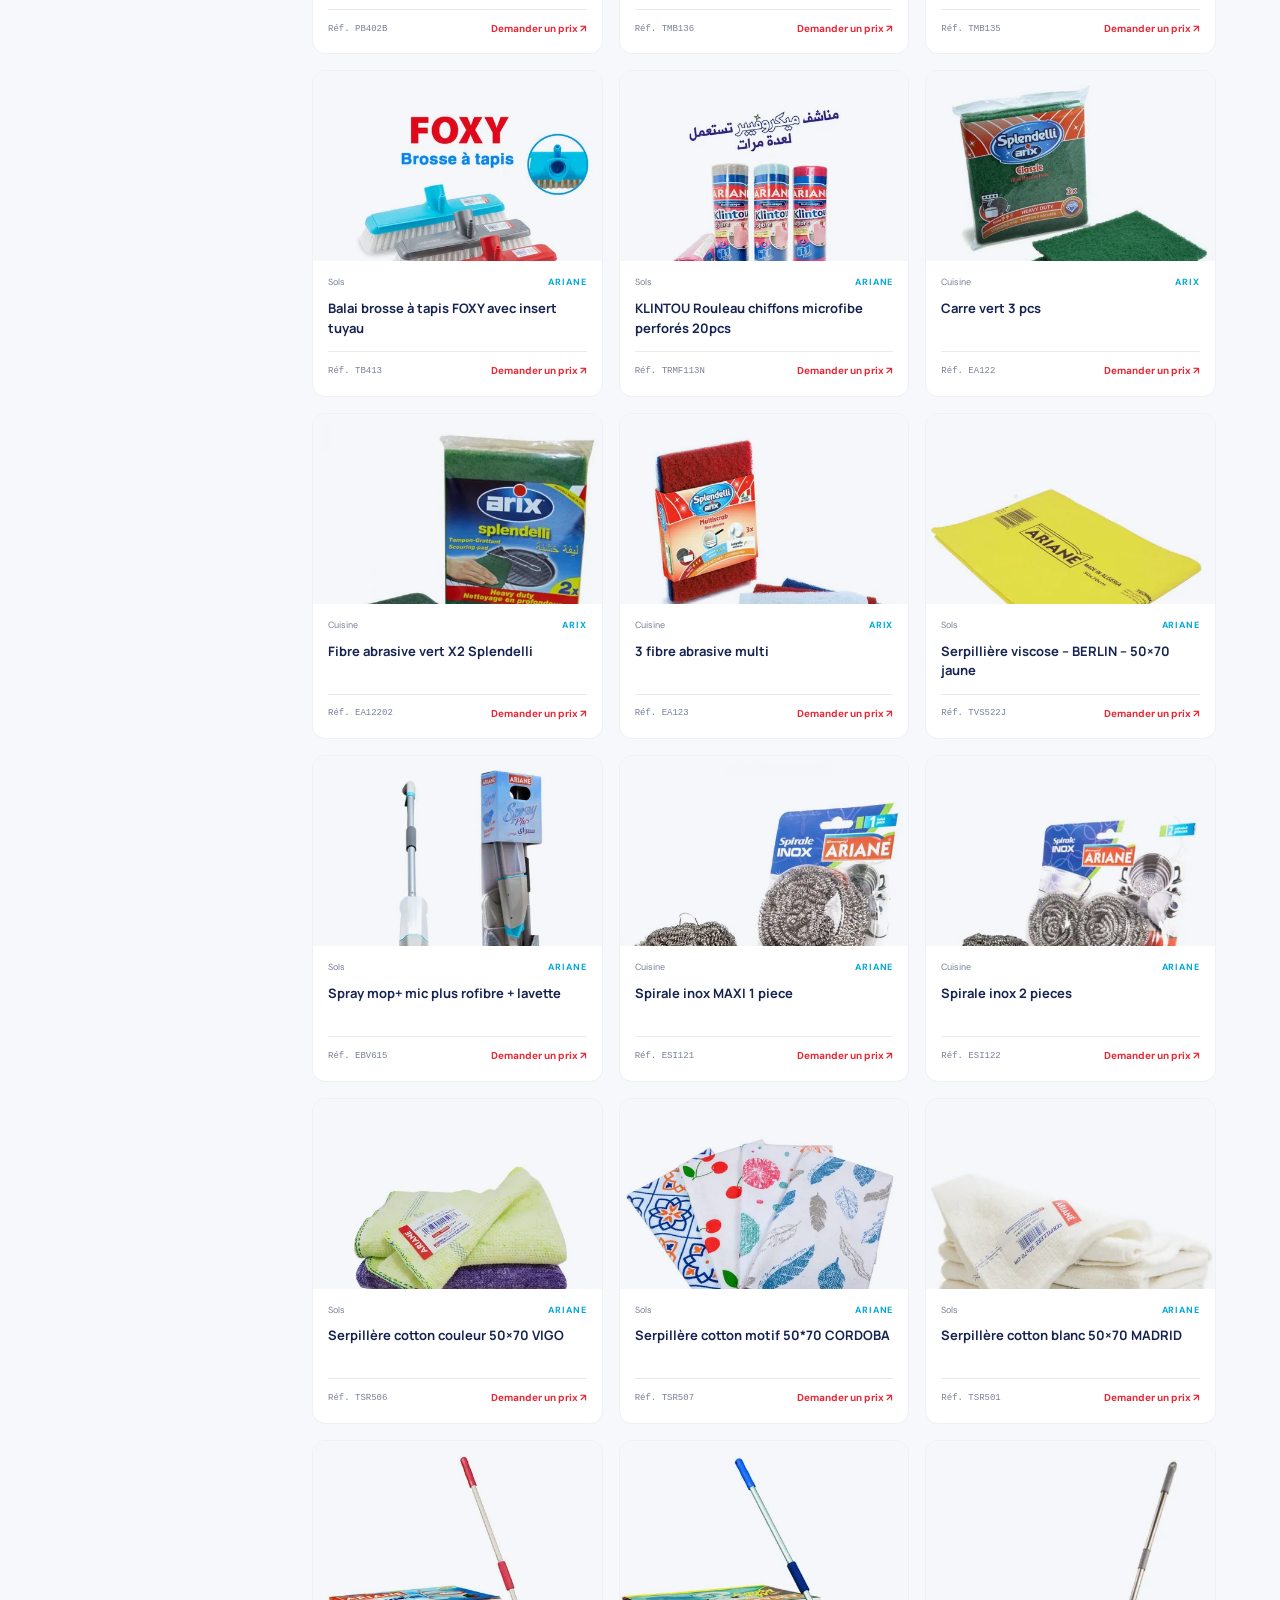
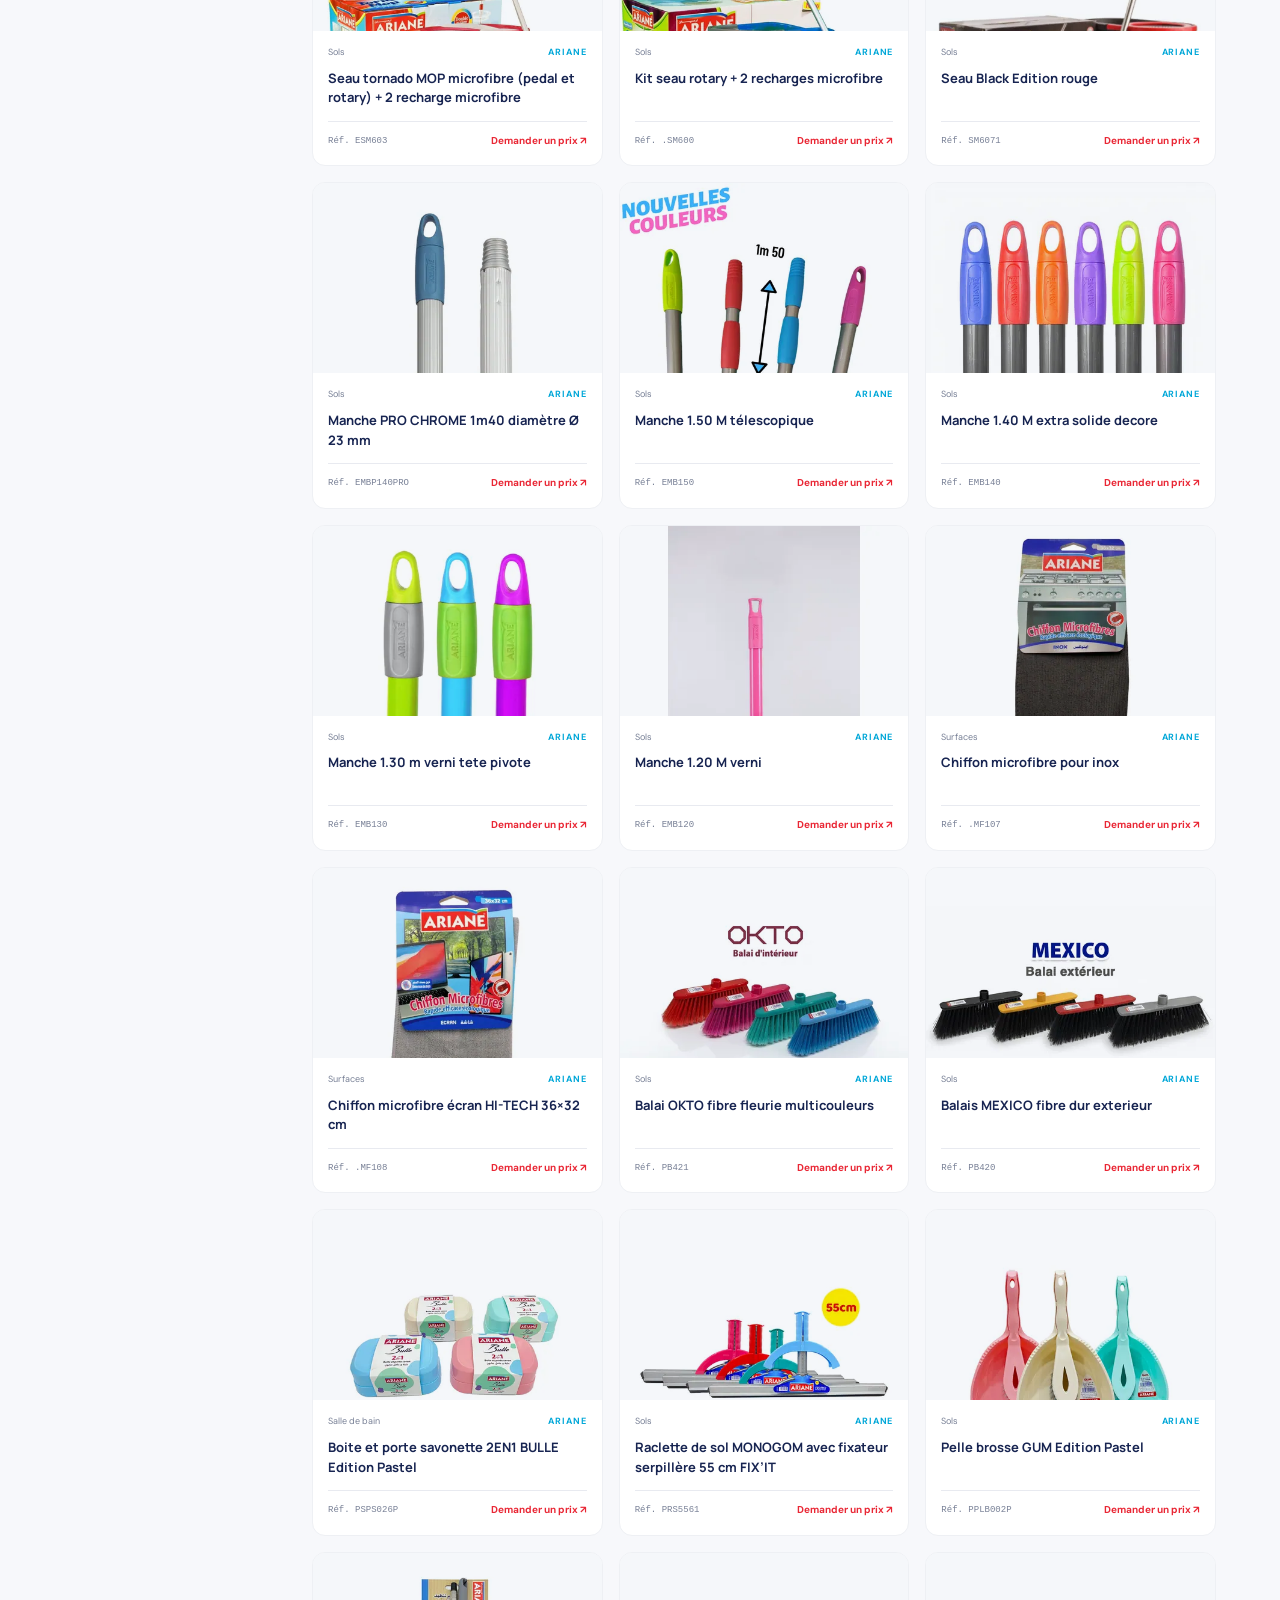
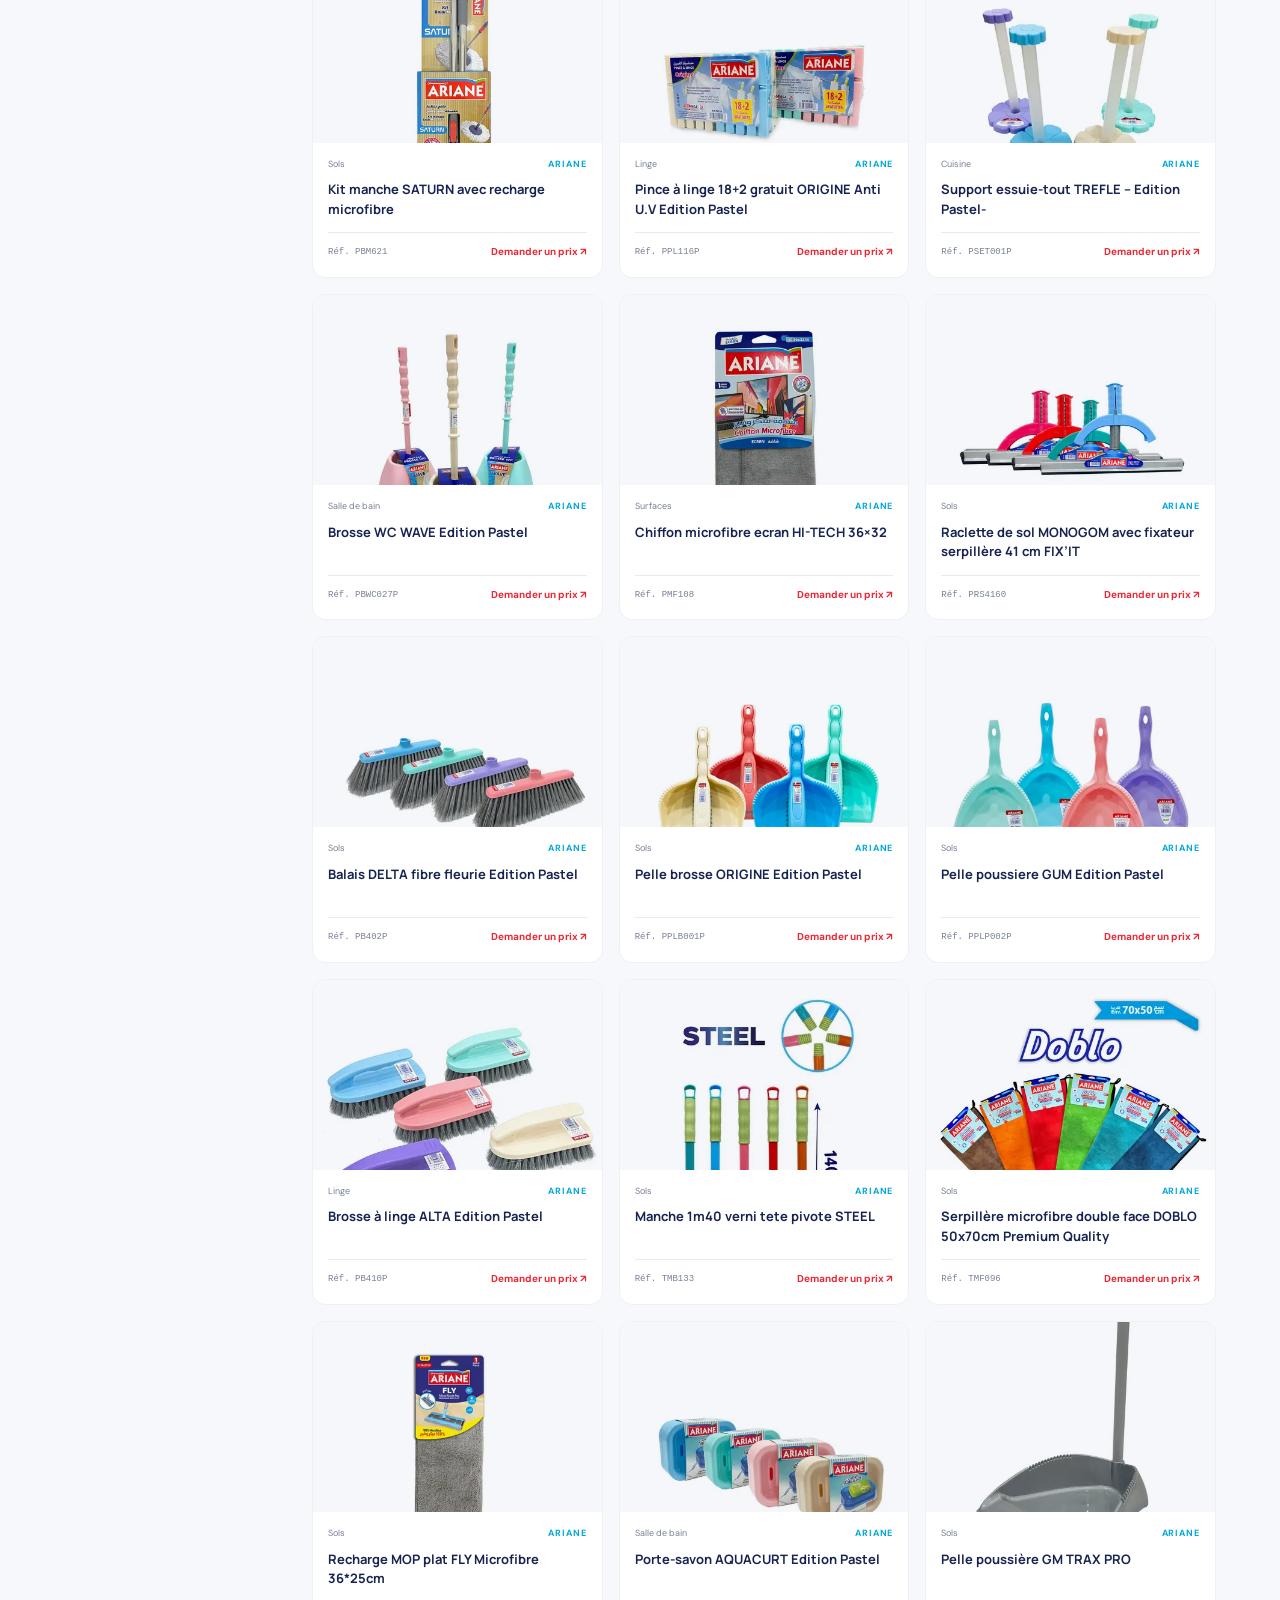
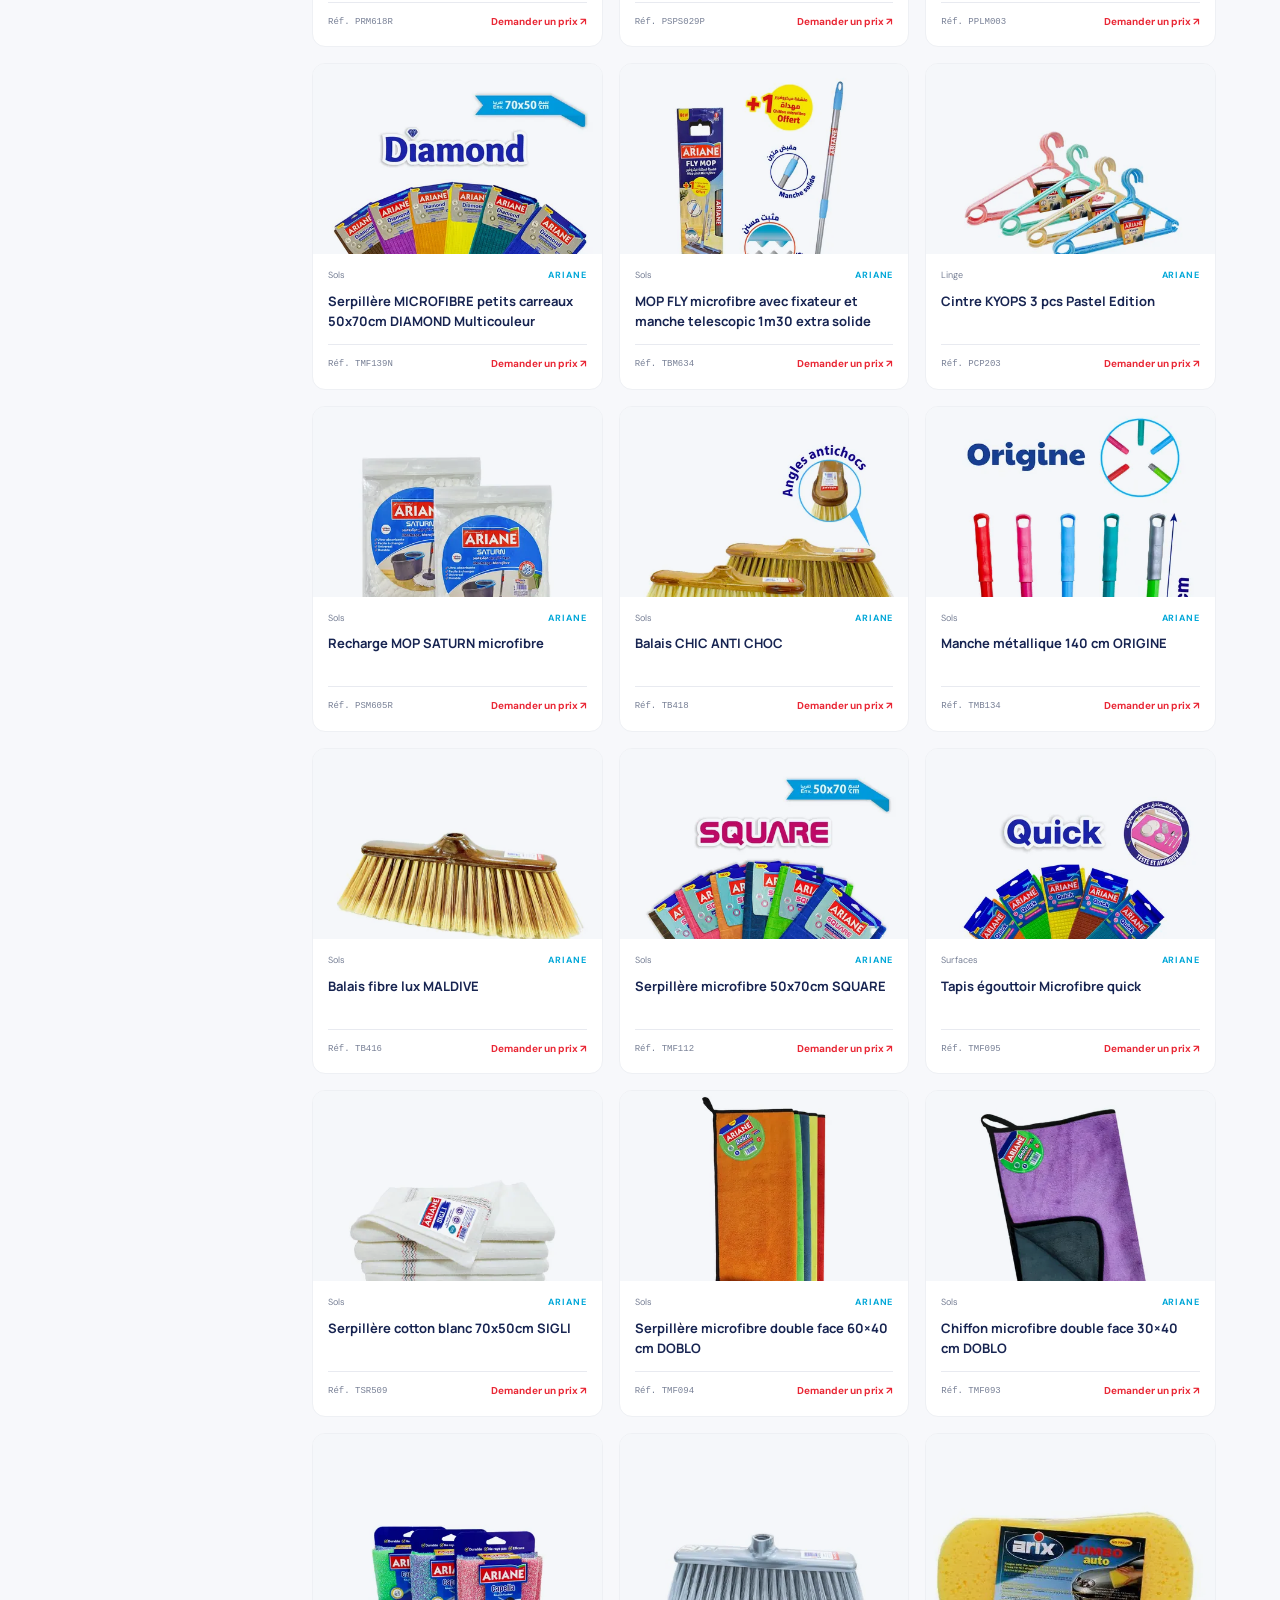
<file: products.html>
<!doctype html>
<html lang="fr">
<head>
  <meta charset="utf-8">
  <meta name="viewport" content="width=device-width, initial-scale=1">
  <meta name="description" content="Explorez le catalogue ARIANE : balais, seaux, chiffons, éponges et produits d'entretien fabriqués par TECMECA.">
  <meta name="theme-color" content="#172451">
  <title>Nos produits — ARIANE | TECMECA</title>
  <link rel="icon" href="images/favicon-32.png">
  <link rel="stylesheet" href="styles.css">
  <script>try{if(localStorage.getItem('ariane-sidebar')==='collapsed')document.documentElement.classList.add('sidebar-collapsed')}catch(e){}</script>
  <script src="script.js" defer></script>
</head>
<body>
  <a class="skip-link" href="#main">Aller au contenu</a>
  <header class="mobile-bar">
    <a class="brand" href="index.html" aria-label="ARIANE, accueil"><img src="images/ariane-logo.png" alt="ARIANE"></a>
    <button class="menu-toggle" type="button" aria-expanded="false" aria-controls="sidebar" aria-label="Ouvrir le menu"><span></span><span></span><span></span></button>
  </header>
  <div class="page-shell">
    <aside class="sidebar" id="sidebar" aria-label="Navigation principale">
      <div class="sidebar-top">
        <a class="brand" href="index.html" aria-label="ARIANE, accueil"><img src="images/ariane-logo.png" alt="ARIANE"><span>by TECMECA</span></a>
        <button class="sidebar-toggle" type="button" aria-controls="sidebar" aria-expanded="true" aria-label="Réduire le menu"><span class="icon-collapse" aria-hidden="true">«</span><span class="icon-close" aria-hidden="true">×</span></button>
      </div>
      <p class="side-label">VOTRE QUOTIDIEN, NOTRE SAVOIR-FAIRE</p>
      <nav class="side-nav">
        <a href="index.html" data-label="Accueil"><span class="nav-icon" aria-hidden="true">⌂</span><span class="nav-text">Accueil</span></a>
        <a href="products.html" data-label="Nos produits" aria-current="page"><span class="nav-icon" aria-hidden="true">▦</span><span class="nav-text">Nos produits</span></a>
        <a href="about.html" data-label="À propos"><span class="nav-icon" aria-hidden="true">◈</span><span class="nav-text">À propos</span></a>
        <a href="contact.html" data-label="Contact"><span class="nav-icon" aria-hidden="true">✉</span><span class="nav-text">Contact</span></a>
      </nav>
      <div class="sidebar-bottom">
        <div class="sidebar-note"><span class="status-dot" aria-hidden="true"></span><p><strong>Fabriqué en Algérie</strong><br>Un savoir-faire local depuis plus de 25 ans.</p></div>
        <a class="sidebar-phone" href="tel:+213550667847" data-label="+213 550 66 78 47"><span class="nav-icon" aria-hidden="true">☏</span><span class="nav-text" dir="ltr">+213 550 66 78 47</span></a>
      </div>
    </aside>
    <div class="sidebar-backdrop" aria-hidden="true"></div>
    <main class="main-content" id="main">
      <section class="page-intro">
        <p class="eyebrow"><span class="eyebrow-mark"></span> Le catalogue ARIANE</p>
        <h1>Des essentiels<br><em>bien pensés.</em></h1>
        <p>Découvrez notre gamme de produits pour les sols, les surfaces et toute la maison.</p>
      </section>
      <section class="catalogue" aria-label="Catalogue des produits">
        <div class="catalogue-tools">
          <label class="search-box"><span aria-hidden="true">⌕</span><span class="sr-only">Rechercher un produit</span><input id="product-search" type="search" placeholder="Rechercher un produit…" autocomplete="off"></label>
          <label class="select-box"><span class="sr-only">Filtrer par catégorie</span><select id="category-filter"><option value="">Toutes les catégories</option><option value="sols">Sols</option><option value="surfaces">Surfaces</option><option value="cuisine">Cuisine</option><option value="salle-de-bain">Salle de bain</option><option value="linge">Linge</option><option value="autres">Autres</option></select></label>
        </div>
        <p class="catalogue-status" id="catalogue-status" role="status" aria-live="polite">Chargement du catalogue…</p>
        <div class="product-grid" id="product-grid"></div>
      </section>
      <footer class="site-footer"><span>© <span data-year></span> SARL TECMECA — ARIANE</span><span>Fabriqué avec soin en Algérie.</span></footer>
    </main>
  </div>
</body>
</html>
</file>
<file: styles.css>
@import url('https://fonts.googleapis.com/css2?family=DM+Sans:wght@400;500;600;700&family=Manrope:wght@400;500;600;700;800&display=swap');

:root {
  color-scheme: light;
  --navy: #172451;
  --navy-deep: #111a3b;
  --red: #e92735;
  --cyan: #00a7d8;
  --ink: #1b2543;
  --muted: #788096;
  --line: #e8eaf0;
  --paper: #f7f8fb;
  --white: #fff;
  --radius: 18px;
  --shadow: 0 18px 55px rgba(27, 37, 67, .09);
  font-family: 'DM Sans', Arial, sans-serif;
  font-synthesis: none;
  text-rendering: optimizeLegibility;
}

*, *::before, *::after { box-sizing: border-box; }
html { min-width: 320px; scroll-behavior: smooth; }
body { margin: 0; color: var(--ink); background: var(--paper); line-height: 1.65; }
body, button, input, select, textarea { font-family: 'DM Sans', Arial, sans-serif; }
img { display: block; max-width: 100%; }
a { color: inherit; }
button, input, select, textarea { font-size: inherit; }
button, a, input, select, textarea { -webkit-tap-highlight-color: transparent; }
button:focus-visible, a:focus-visible, input:focus-visible, select:focus-visible, textarea:focus-visible { outline: 3px solid rgba(0, 167, 216, .5); outline-offset: 3px; }
.skip-link { position: fixed; z-index: 20; top: 10px; left: 10px; padding: 10px 15px; color: white; background: var(--navy); border-radius: 8px; transform: translateY(-150%); }
.skip-link:focus { transform: none; }
.sr-only { position: absolute; width: 1px; height: 1px; overflow: hidden; clip: rect(0, 0, 0, 0); white-space: nowrap; }

.page-shell { min-height: 100vh; }
.sidebar { position: fixed; z-index: 10; inset: 0 auto 0 0; display: flex; flex-direction: column; width: 248px; padding: 30px 22px 24px; overflow-x: hidden; overflow-y: auto; color: #fff; background: var(--navy); transition: width .25s ease, padding .25s ease; }
.sidebar-top { display: flex; align-items: flex-start; justify-content: space-between; gap: 8px; }
.sidebar-toggle { display: grid; width: 34px; height: 34px; flex: none; place-items: center; color: #fff; background: rgba(255,255,255,.08); border: 0; border-radius: 9px; font-size: 18px; line-height: 1; cursor: pointer; transition: background .2s ease, transform .25s ease; }
.sidebar-toggle:hover { background: rgba(255,255,255,.16); }
.sidebar-toggle .icon-close { display: none; font-size: 24px; }
.sidebar-backdrop { display: none; }
.brand { display: flex; align-items: center; gap: 11px; text-decoration: none; }
.sidebar .brand { flex-direction: column; align-items: flex-start; gap: 2px; padding: 0 8px; }
.brand img { width: 126px; height: 44px; object-fit: contain; object-position: left center; }
.brand span { color: rgba(255,255,255,.62); font-size: 10px; font-weight: 700; letter-spacing: .2em; text-transform: uppercase; }
.side-label { margin: 49px 8px 13px; color: rgba(255,255,255,.44); font-size: 9px; font-weight: 700; letter-spacing: .15em; line-height: 1.7; }
.side-nav { display: grid; gap: 7px; }
.side-nav a, .sidebar-phone { position: relative; display: flex; min-height: 49px; align-items: center; gap: 13px; padding: 0 13px; color: rgba(255,255,255,.7); border-radius: 11px; font-size: 13px; font-weight: 600; text-decoration: none; transition: background .2s ease, color .2s ease, transform .2s ease; }
.side-nav a:hover, .sidebar-phone:hover { color: white; background: rgba(255,255,255,.08); transform: translateX(2px); }
.side-nav a[aria-current="page"] { color: white; background: rgba(255,255,255,.13); box-shadow: inset 3px 0 var(--cyan); }
.nav-icon { display: grid; width: 24px; place-items: center; color: #62c9e6; font-size: 19px; }
.sidebar-bottom { margin-top: auto; }
.sidebar-note { display: flex; align-items: flex-start; gap: 11px; padding: 13px 10px; color: rgba(255,255,255,.56); background: rgba(255,255,255,.055); border-radius: 12px; }
.sidebar-note p { margin: 0; font-size: 10px; line-height: 1.7; }
.sidebar-note strong { color: white; font-size: 11px; }
.status-dot { flex: 0 0 auto; width: 7px; height: 7px; margin-top: 6px; background: #92d356; border-radius: 50%; box-shadow: 0 0 0 4px rgba(146,211,86,.12); }
.sidebar-phone { margin-top: 10px; color: rgba(255,255,255,.78); font-size: 12px; font-weight: 700; white-space: nowrap; }
.main-content { min-height: 100vh; margin-left: 248px; transition: margin-left .25s ease; padding: 0 clamp(28px, 5vw, 76px); }
.mobile-bar { display: none; }

.hero { position: relative; display: grid; min-height: 570px; grid-template-columns: 1fr 1fr; align-items: center; gap: clamp(24px, 5vw, 70px); padding: 56px 0 66px; }
.hero-copy { position: relative; z-index: 1; padding: 8px 0; }
.eyebrow { display: flex; align-items: center; gap: 9px; margin: 0 0 18px; color: var(--red); font-size: 10px; font-weight: 700; letter-spacing: .16em; text-transform: uppercase; }
.eyebrow-mark { display: inline-block; width: 19px; height: 2px; background: currentColor; }
h1, h2, h3, p { margin-top: 0; }
h1, h2, h3 { font-family: Manrope, 'DM Sans', Arial, sans-serif; }
.hero h1, .page-intro h1 { margin: 0; color: var(--navy); font-size: clamp(42px, 4.5vw, 64px); font-weight: 800; letter-spacing: -.065em; line-height: 1.04; }
.hero h1 em, .page-intro h1 em { color: var(--red); font-style: normal; }
.hero-lead { max-width: 440px; margin: 23px 0 26px; color: var(--muted); font-size: 14px; line-height: 1.9; }
.hero-actions { display: flex; flex-wrap: wrap; align-items: center; gap: 20px; }
.button { display: inline-flex; min-height: 48px; align-items: center; justify-content: center; gap: 17px; padding: 0 20px; border: 0; border-radius: 9px; font-size: 12px; font-weight: 700; text-decoration: none; cursor: pointer; transition: transform .18s ease, background .18s ease, box-shadow .18s ease; }
.button:hover { transform: translateY(-2px); }
.button-primary { color: white; background: var(--red); box-shadow: 0 8px 18px rgba(233,39,53,.17); }
.button-primary:hover { background: #cf1d2b; box-shadow: 0 11px 22px rgba(233,39,53,.24); }
.button-light { color: var(--navy); background: white; }
.text-link { color: var(--navy); font-size: 11px; font-weight: 700; text-decoration: none; }
.text-link span, .button span { font-size: 16px; }
.text-link:hover { color: var(--red); }
.hero-proof { display: flex; align-items: center; gap: 10px; margin-top: 45px; color: var(--muted); font-size: 10px; font-weight: 600; }
.proof-stars { color: #f3a528; font-size: 17px; }
.hero-visual { position: relative; min-height: 370px; }
.hero-photo { width: 100%; height: 390px; border-radius: 46% 46% 18px 18px; object-fit: cover; background: #dceef4; }
.hero-visual::before { position: absolute; z-index: -1; top: -19px; right: -14px; width: 74%; height: 76%; border: 1px solid rgba(0,167,216,.23); border-radius: 46% 46% 18px 18px; content: ""; }
.hero-tag { position: absolute; bottom: 28px; left: -35px; display: flex; align-items: center; gap: 12px; padding: 14px 18px; background: white; border-radius: 12px; box-shadow: var(--shadow); }
.tag-icon { display: grid; width: 38px; height: 38px; place-items: center; color: var(--red); background: #fff0f1; border-radius: 10px; font-size: 20px; }
.hero-tag strong, .hero-tag small { display: block; }
.hero-tag strong { color: var(--navy); font-size: 11px; }
.hero-tag small { margin-top: 2px; color: var(--muted); font-size: 9px; }
.hero-index { position: absolute; right: 3px; bottom: -5px; color: var(--navy); font-size: 12px; font-weight: 700; letter-spacing: .12em; }
.hero-index span { color: #b7bdca; }

.section-block { padding: 38px 0 72px; }
.section-heading { display: flex; align-items: end; justify-content: space-between; gap: 20px; margin-bottom: 24px; }
.section-heading .eyebrow { margin-bottom: 8px; }
.section-heading h2, .story-copy h2, .values-section h2, .contact-details h2, .contact-form h2 { margin: 0; color: var(--navy); font-size: clamp(23px, 2.5vw, 34px); font-weight: 800; letter-spacing: -.045em; line-height: 1.2; }
.section-heading > .text-link { margin-bottom: 5px; white-space: nowrap; }
.category-grid { display: grid; grid-template-columns: repeat(4, minmax(0, 1fr)); gap: 12px; }
.category-card { position: relative; display: flex; min-height: 185px; flex-direction: column; justify-content: end; overflow: hidden; padding: 19px; border-radius: 14px; text-decoration: none; transition: transform .2s ease, box-shadow .2s ease; }
.category-card:hover { transform: translateY(-4px); box-shadow: var(--shadow); }
.category-floor { background: #e6f4fb; }
.category-surface { background: #e8f4e9; }
.category-kitchen { background: #fff1dd; }
.category-home { background: #eeeafb; }
.category-number { position: absolute; top: 17px; right: 17px; color: rgba(23,36,81,.45); font-size: 9px; font-weight: 700; letter-spacing: .12em; }
.category-symbol { margin-bottom: 11px; color: var(--cyan); font-size: 28px; line-height: 1; }
.category-surface .category-symbol { color: #64a558; }
.category-kitchen .category-symbol { color: #df9a35; }
.category-home .category-symbol { color: #8873c6; }
.category-card strong { color: var(--navy); font-family: Manrope, sans-serif; font-size: 15px; }
.category-card small { margin-top: 3px; color: var(--muted); font-size: 10px; }
.category-arrow { position: absolute; right: 16px; bottom: 18px; color: var(--navy); font-size: 15px; }
.home-banner, .about-cta { position: relative; display: flex; align-items: center; justify-content: space-between; gap: 28px; overflow: hidden; margin: 10px 0 45px; padding: 38px 42px; color: white; background: var(--navy); border-radius: 18px; }
.home-banner h2, .about-cta h2 { margin: 0 0 8px; font-size: clamp(26px, 3vw, 38px); font-weight: 800; letter-spacing: -.05em; line-height: 1.16; }
.home-banner p:not(.eyebrow) { max-width: 430px; margin: 0; color: rgba(255,255,255,.68); font-size: 12px; }
.eyebrow-light { color: #67d0ec; }
.banner-decoration { position: absolute; right: 20%; bottom: -106px; color: rgba(255,255,255,.045); font-family: Manrope, sans-serif; font-size: 280px; font-weight: 800; line-height: 1; pointer-events: none; }
.home-banner .button, .about-cta .button { position: relative; z-index: 1; flex: none; }
.site-footer { display: flex; justify-content: space-between; gap: 15px; padding: 18px 0 25px; color: #9097a9; border-top: 1px solid var(--line); font-size: 9px; }

.page-intro { max-width: 730px; padding: 80px 0 40px; }
.page-intro h1 { font-size: clamp(42px, 5vw, 68px); }
.page-intro > p:last-child { max-width: 550px; margin: 17px 0 0; color: var(--muted); font-size: 14px; line-height: 1.9; }
.catalogue { padding-bottom: 65px; }
.catalogue-tools { display: flex; align-items: center; gap: 11px; margin-bottom: 12px; }
.search-box, .select-box { display: flex; min-height: 48px; align-items: center; gap: 10px; padding: 0 14px; background: white; border: 1px solid var(--line); border-radius: 9px; }
.search-box { flex: 1; color: var(--muted); font-size: 22px; }
.search-box input, .select-box select { width: 100%; color: var(--ink); background: transparent; border: 0; outline: 0; font-size: 11px; }
.search-box input::placeholder { color: #a0a5b3; }
.select-box { min-width: 190px; color: var(--muted); }
.catalogue-status { min-height: 22px; margin: 0 0 14px; color: var(--muted); font-size: 10px; }
.product-grid { display: grid; grid-template-columns: repeat(3, minmax(0, 1fr)); gap: 16px; }
.product-card { overflow: hidden; background: white; border: 1px solid #eef0f4; border-radius: 13px; transition: transform .2s ease, box-shadow .2s ease; }
.product-card:hover { transform: translateY(-3px); box-shadow: var(--shadow); }
.product-image { display: grid; height: 190px; place-items: center; overflow: hidden; background: #f5f7fa; }
.product-image img { width: 100%; height: 100%; object-fit: contain; mix-blend-mode: multiply; }
.product-image.is-missing { color: #a3aabd; font-size: 12px; }
.product-card-body { padding: 14px 15px 16px; }
.product-meta { display: flex; justify-content: space-between; gap: 10px; color: var(--muted); font-size: 9px; }
.product-brand { color: var(--cyan); font-size: 9px; font-weight: 700; letter-spacing: .1em; }
.product-card h2 { min-height: 40px; margin: 9px 0 12px; color: var(--navy); font-size: 13px; font-weight: 700; line-height: 1.5; }
.product-card-foot { display: flex; align-items: center; justify-content: space-between; gap: 8px; padding-top: 11px; border-top: 1px solid var(--line); }
.product-ref { color: var(--muted); font-family: monospace; font-size: 9px; }
.product-contact { color: var(--red); font-size: 10px; font-weight: 700; text-decoration: none; }
.product-contact:hover { text-decoration: underline; }
.empty-state { grid-column: 1 / -1; padding: 45px 20px; color: var(--muted); background: white; border: 1px dashed #d9deea; border-radius: 13px; text-align: center; }
.empty-state strong { display: block; margin-bottom: 5px; color: var(--navy); }

.about-story { display: grid; grid-template-columns: 1fr 1fr; align-items: center; gap: clamp(28px, 5vw, 70px); padding: 13px 0 80px; }
.story-image { position: relative; }
.story-image img { width: 100%; height: 360px; border-radius: 16px; object-fit: cover; }
.image-caption { position: absolute; right: 14px; bottom: 14px; padding: 8px 12px; color: var(--navy); background: white; border-radius: 7px; font-size: 9px; font-weight: 700; }
.story-copy h2 { margin-bottom: 18px; }
.story-copy > p:not(.eyebrow) { color: var(--muted); font-size: 12px; line-height: 1.9; }
.story-copy .button { margin-top: 6px; }
.values-section { padding: 0 0 70px; }
.values-section .section-heading { margin-bottom: 18px; }
.value-grid { display: grid; grid-template-columns: repeat(3, 1fr); gap: 13px; }
.value-card { min-height: 165px; padding: 20px; background: white; border: 1px solid #eef0f4; border-radius: 13px; }
.value-card > span { color: var(--red); font-size: 10px; font-weight: 700; letter-spacing: .14em; }
.value-card h3 { margin: 15px 0 6px; color: var(--navy); font-size: 15px; }
.value-card p { margin: 0; color: var(--muted); font-size: 10px; line-height: 1.8; }
.about-cta { margin-top: 0; }
.about-cta .eyebrow { margin-bottom: 9px; }

.contact-layout { display: grid; grid-template-columns: .85fr 1.15fr; align-items: start; gap: clamp(28px, 5vw, 70px); padding: 5px 0 75px; }
.contact-details h2 { margin-bottom: 28px; }
.contact-item { display: flex; align-items: flex-start; gap: 14px; margin-bottom: 20px; text-decoration: none; }
.contact-icon { display: grid; width: 37px; height: 37px; flex: 0 0 37px; place-items: center; color: var(--red); background: white; border: 1px solid var(--line); border-radius: 10px; }
.contact-item small, .contact-item strong { display: block; }
.contact-item small { margin: 1px 0 3px; color: var(--muted); font-size: 9px; }
.contact-item strong { color: var(--navy); font-size: 11px; line-height: 1.7; }
.map-link { display: inline-block; margin: 0 0 0 51px; color: var(--red); font-size: 10px; font-weight: 700; text-decoration: none; }
.map-link:hover { text-decoration: underline; }
.contact-form { padding: clamp(20px, 3vw, 34px); background: white; border: 1px solid #eef0f4; border-radius: 15px; box-shadow: 0 12px 40px rgba(27,37,67,.04); }
.contact-form .eyebrow { margin-bottom: 10px; }
.contact-form h2 { margin-bottom: 22px; font-size: 22px; }
.contact-form label { display: block; margin: 13px 0 6px; color: var(--navy); font-size: 10px; font-weight: 700; }
.contact-form label > span:not(.optional) { color: var(--red); }
.contact-form .optional { color: var(--muted); font-weight: 400; }
.contact-form input, .contact-form select, .contact-form textarea { width: 100%; padding: 11px 12px; color: var(--ink); background: #fbfcfe; border: 1px solid var(--line); border-radius: 7px; font-size: 11px; }
.contact-form textarea { min-height: 112px; resize: vertical; }
.contact-form .button { width: 100%; margin-top: 14px; }
.form-status { min-height: 17px; margin: 8px 0 0; color: #b51e2a; font-size: 10px; }
.form-note { margin: 11px 0 0; color: var(--muted); font-size: 9px; text-align: center; }

/* Collapsed sidebar (tablet & desktop) */
@media (min-width: 781px) {
  .sidebar-collapsed .sidebar { width: 84px; padding-right: 14px; padding-left: 14px; overflow: visible; }
  .sidebar-collapsed .main-content { margin-left: 84px; }
  .sidebar-collapsed .sidebar .brand, .sidebar-collapsed .side-label, .sidebar-collapsed .sidebar-note { display: none; }
  .sidebar-collapsed .sidebar-top { justify-content: center; }
  .sidebar-collapsed .sidebar-toggle { transform: rotate(180deg); }
  .sidebar-collapsed .side-nav { margin-top: 42px; }
  .sidebar-collapsed .side-nav a, .sidebar-collapsed .sidebar-phone { justify-content: center; padding: 0; }
  .sidebar-collapsed .side-nav a:hover, .sidebar-collapsed .sidebar-phone:hover { transform: none; }
  .sidebar-collapsed .nav-text { position: absolute; width: 1px; height: 1px; overflow: hidden; clip: rect(0, 0, 0, 0); white-space: nowrap; }
  .sidebar-collapsed [data-label]::after { position: absolute; z-index: 20; top: 50%; left: calc(100% + 14px); padding: 6px 10px; color: #fff; background: var(--navy-deep); border-radius: 7px; box-shadow: var(--shadow); content: attr(data-label); font-size: 11px; white-space: nowrap; opacity: 0; pointer-events: none; transform: translate(-4px, -50%); transition: opacity .15s ease, transform .15s ease; }
  .sidebar-collapsed [data-label]:hover::after, .sidebar-collapsed [data-label]:focus-visible::after { opacity: 1; transform: translate(0, -50%); }
}
@media (min-width: 1500px) {
  .main-content { padding-right: max(76px, calc((100vw - 248px - 1220px) / 2)); padding-left: max(76px, calc((100vw - 248px - 1220px) / 2)); }
  .sidebar-collapsed .main-content { padding-right: max(76px, calc((100vw - 84px - 1220px) / 2)); padding-left: max(76px, calc((100vw - 84px - 1220px) / 2)); }
}
@media (max-width: 1120px) {
  .sidebar { width: 220px; padding-right: 17px; padding-left: 17px; }
  .main-content { margin-left: 220px; padding-right: 34px; padding-left: 34px; }
  .hero { min-height: 520px; gap: 30px; }
  .hero-photo { height: 340px; }
  .product-grid { grid-template-columns: repeat(2, minmax(0, 1fr)); }
}
@media (max-width: 780px) {
  .mobile-bar { position: sticky; z-index: 12; top: 0; display: flex; height: 64px; align-items: center; justify-content: space-between; padding: 0 20px; background: rgba(255,255,255,.95); border-bottom: 1px solid var(--line); backdrop-filter: blur(12px); }
  .mobile-bar .brand img { width: 100px; height: 39px; }
  .menu-toggle { display: grid; width: 42px; height: 42px; align-content: center; justify-items: center; gap: 5px; background: white; border: 1px solid var(--line); border-radius: 9px; cursor: pointer; }
  .menu-toggle span { width: 17px; height: 2px; background: var(--navy); border-radius: 2px; transition: transform .2s ease, opacity .2s ease; }
  .menu-toggle[aria-expanded="true"] span:first-child { transform: translateY(7px) rotate(45deg); }
  .menu-toggle[aria-expanded="true"] span:nth-child(2) { opacity: 0; }
  .menu-toggle[aria-expanded="true"] span:last-child { transform: translateY(-7px) rotate(-45deg); }
  .sidebar { z-index: 30; width: min(300px, 86vw); padding-top: 18px; box-shadow: 10px 0 35px rgba(17,26,59,.25); visibility: hidden; transform: translateX(-105%); transition: transform .28s ease, visibility 0s linear .28s; }
  .sidebar.is-open { visibility: visible; transform: translateX(0); transition: transform .28s ease, visibility 0s; }
  .sidebar-top { align-items: center; }
  .sidebar-toggle { width: 40px; height: 40px; }
  .sidebar-toggle .icon-collapse { display: none; }
  .sidebar-toggle .icon-close { display: block; }
  .side-label { margin-top: 30px; }
  .sidebar-backdrop { position: fixed; z-index: 25; inset: 0; display: block; background: rgba(17,26,59,.48); opacity: 0; pointer-events: none; transition: opacity .25s ease; }
  .menu-open .sidebar-backdrop { opacity: 1; pointer-events: auto; }
  .menu-open, .menu-open body { overflow: hidden; }
  .main-content { margin-left: 0; padding: 0 24px; }
  .hero { min-height: 0; grid-template-columns: 1fr; gap: 29px; padding: 51px 0 45px; }
  .hero h1 { font-size: clamp(46px, 11vw, 68px); }
  .hero-lead { margin: 18px 0 22px; }
  .hero-proof { margin-top: 27px; }
  .hero-visual { width: min(100%, 520px); min-height: 0; margin: 0 auto; }
  .hero-photo { height: clamp(270px, 67vw, 390px); border-radius: 45% 45% 15px 15px; }
  .hero-tag { left: -5px; bottom: 19px; }
  .hero-index { bottom: 0; }
  .section-block { padding: 23px 0 50px; }
  .category-grid { grid-template-columns: repeat(2, minmax(0,1fr)); }
  .category-card { min-height: 160px; }
  .home-banner, .about-cta { align-items: flex-start; flex-direction: column; padding: 29px 25px; }
  .page-intro { padding-top: 53px; }
  .about-story, .contact-layout { grid-template-columns: 1fr; }
  .about-story { gap: 25px; padding-bottom: 55px; }
  .story-image img { height: min(70vw, 360px); }
  .contact-layout { gap: 35px; }
}
@media (max-width: 480px) {
  .main-content { padding-right: 18px; padding-left: 18px; }
  .hero h1 { font-size: 45px; }
  .hero-actions { align-items: flex-start; flex-direction: column; gap: 14px; }
  .hero-visual { margin-top: 5px; }
  .section-heading { align-items: flex-start; flex-direction: column; }
  .category-card { min-height: 150px; padding: 14px; }
  .category-card strong { font-size: 13px; }
  .category-card small { max-width: 130px; font-size: 9px; }
  .category-arrow { right: 12px; bottom: 14px; }
  .catalogue-tools { align-items: stretch; flex-direction: column; }
  .select-box { min-height: 43px; }
  .product-grid { grid-template-columns: 1fr; gap: 12px; }
  .product-card { display: grid; grid-template-columns: 112px 1fr; }
  .product-image { height: 100%; min-height: 145px; }
  .product-card-body { padding: 12px; }
  .product-card h2 { min-height: 0; margin: 8px 0 10px; font-size: 12px; }
  .value-grid { grid-template-columns: 1fr; }
  .value-card { min-height: 0; }
  .site-footer { flex-direction: column; }
}
@media (prefers-reduced-motion: reduce) {
  *, *::before, *::after { scroll-behavior: auto !important; animation-duration: .01ms !important; animation-iteration-count: 1 !important; transition-duration: .01ms !important; }
}
</file>
